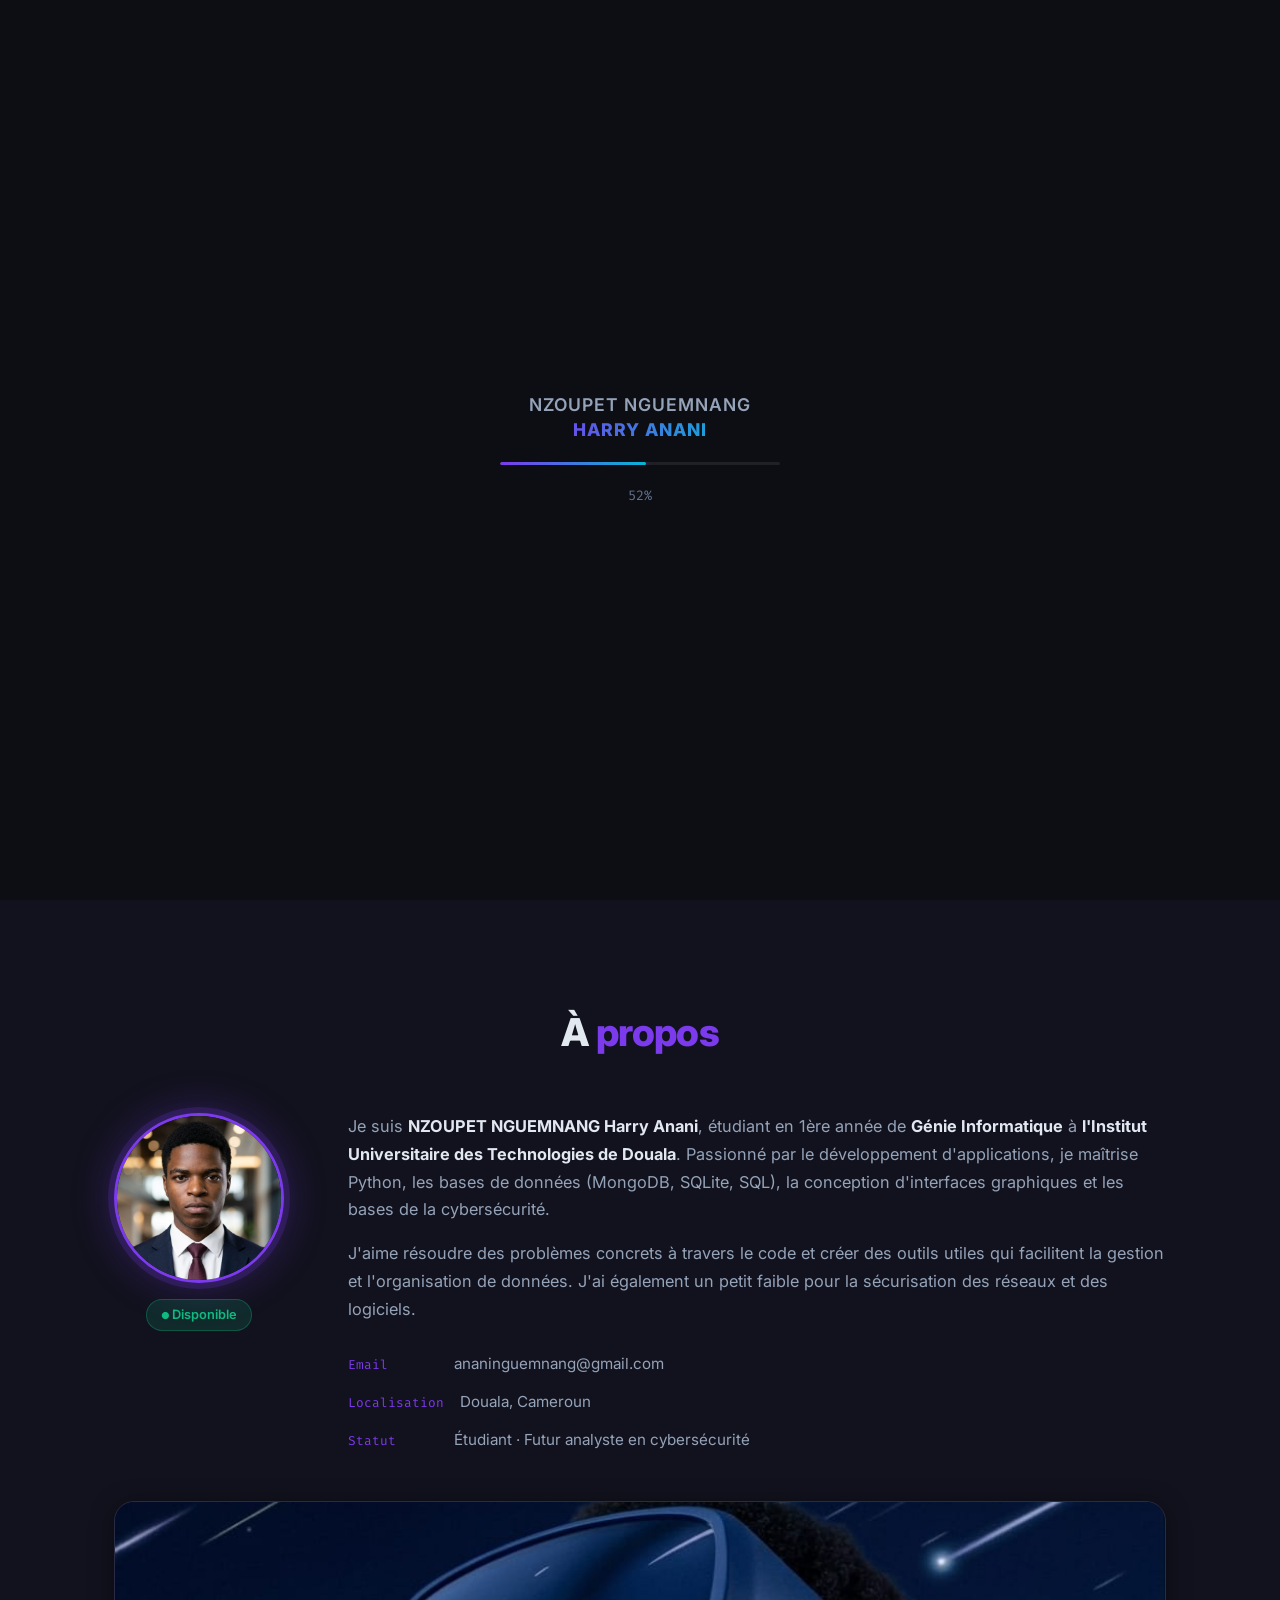
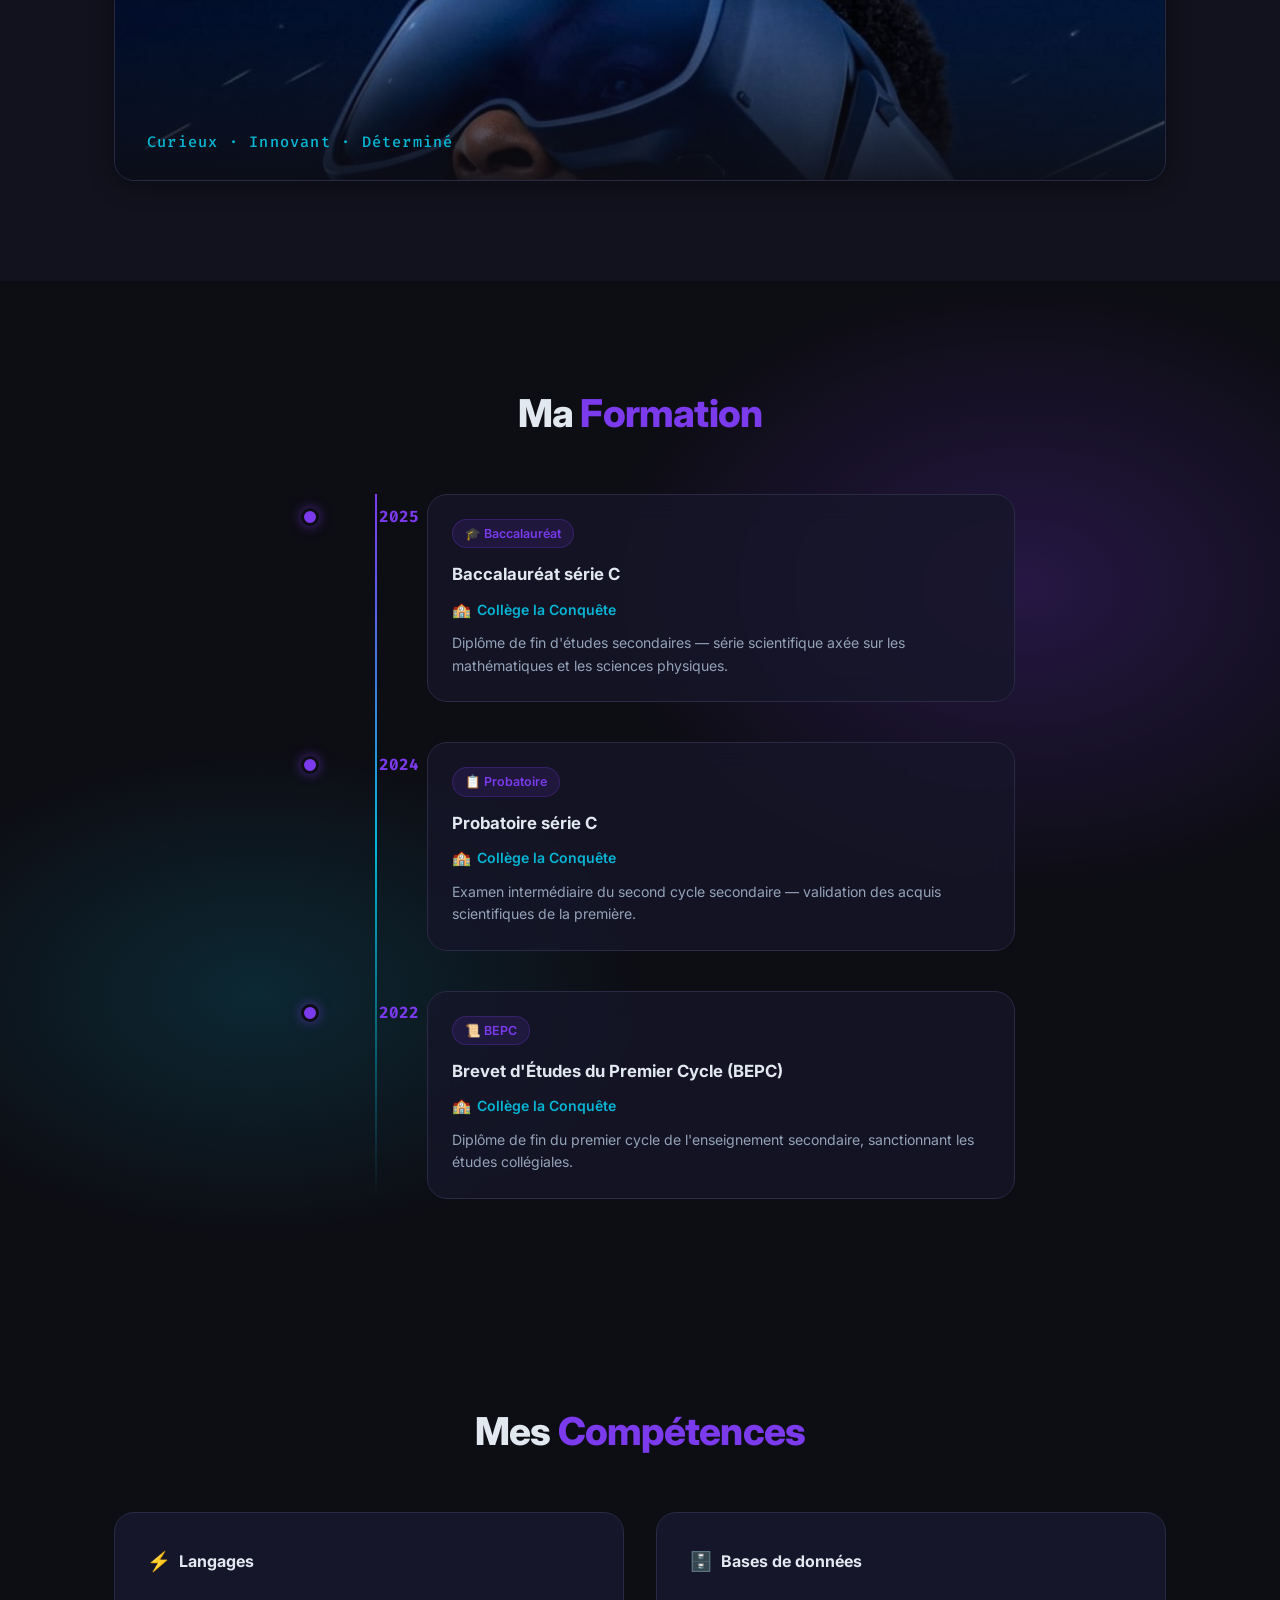
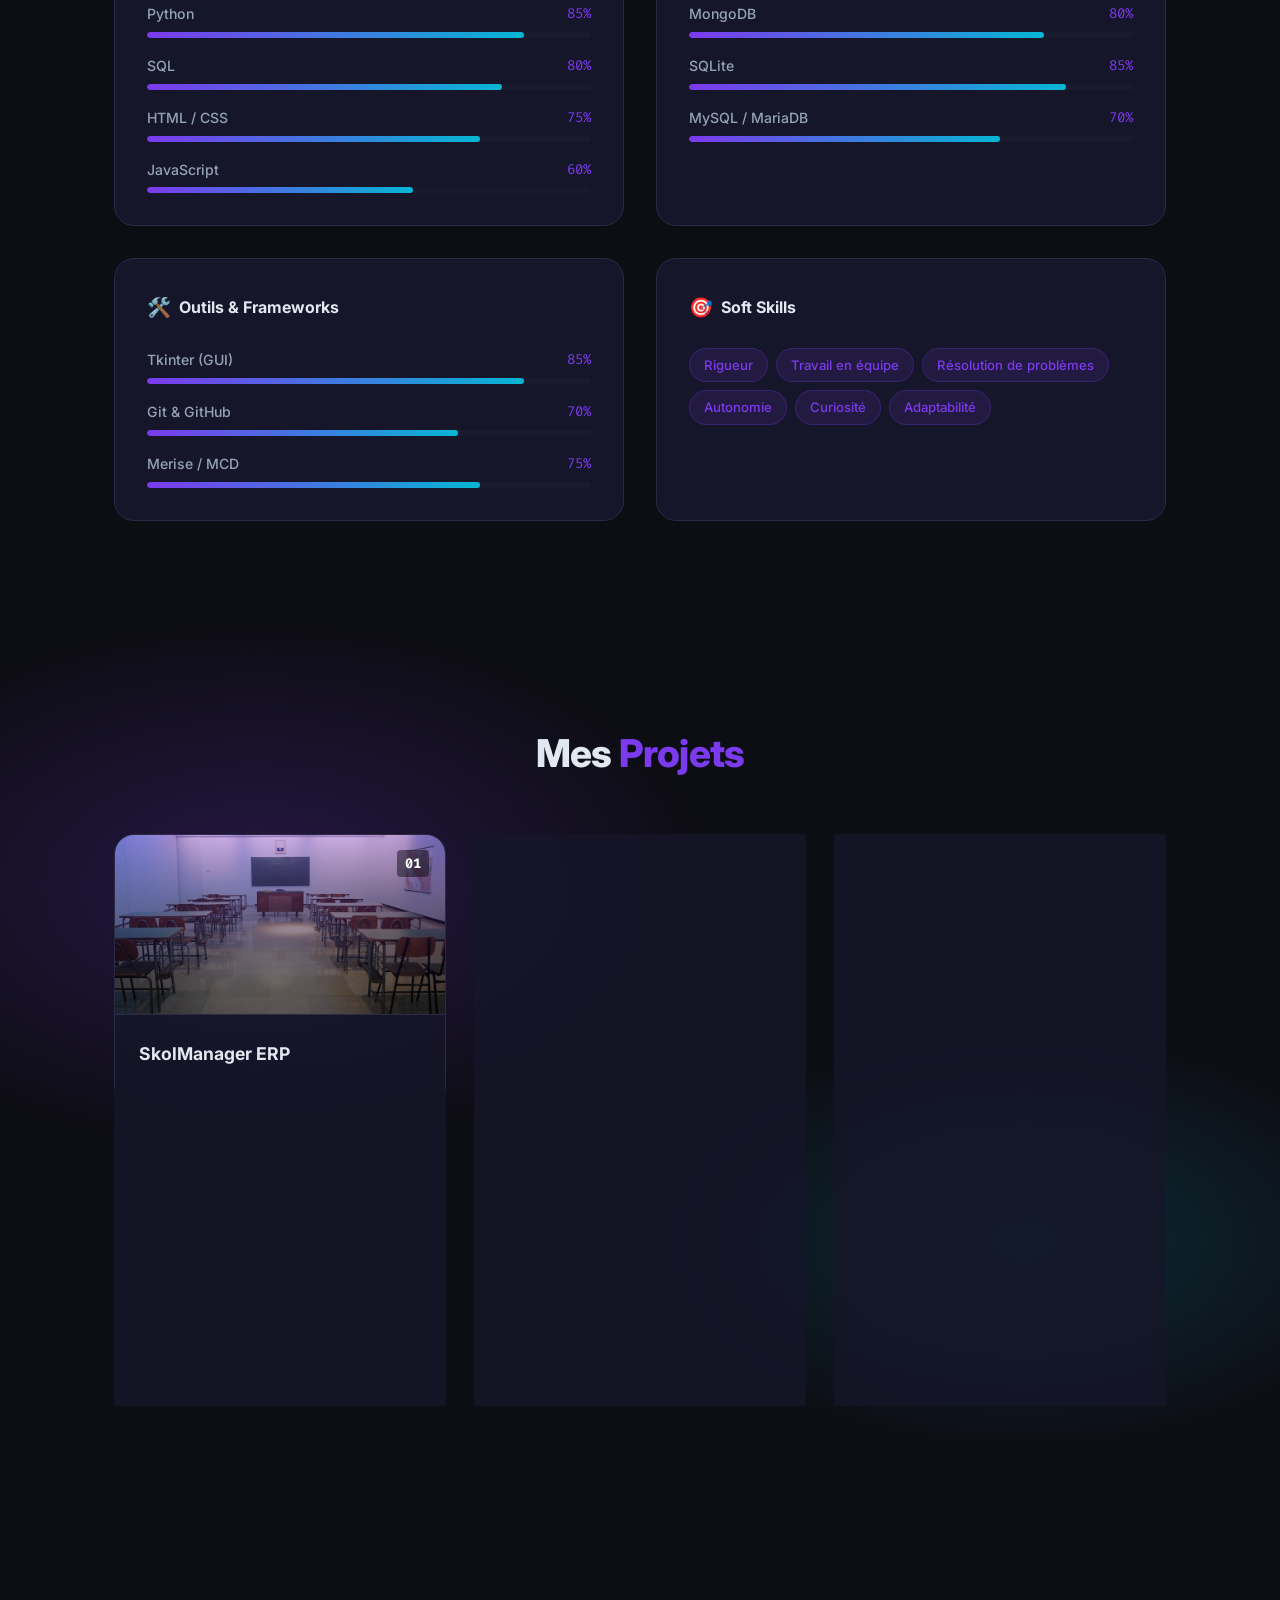
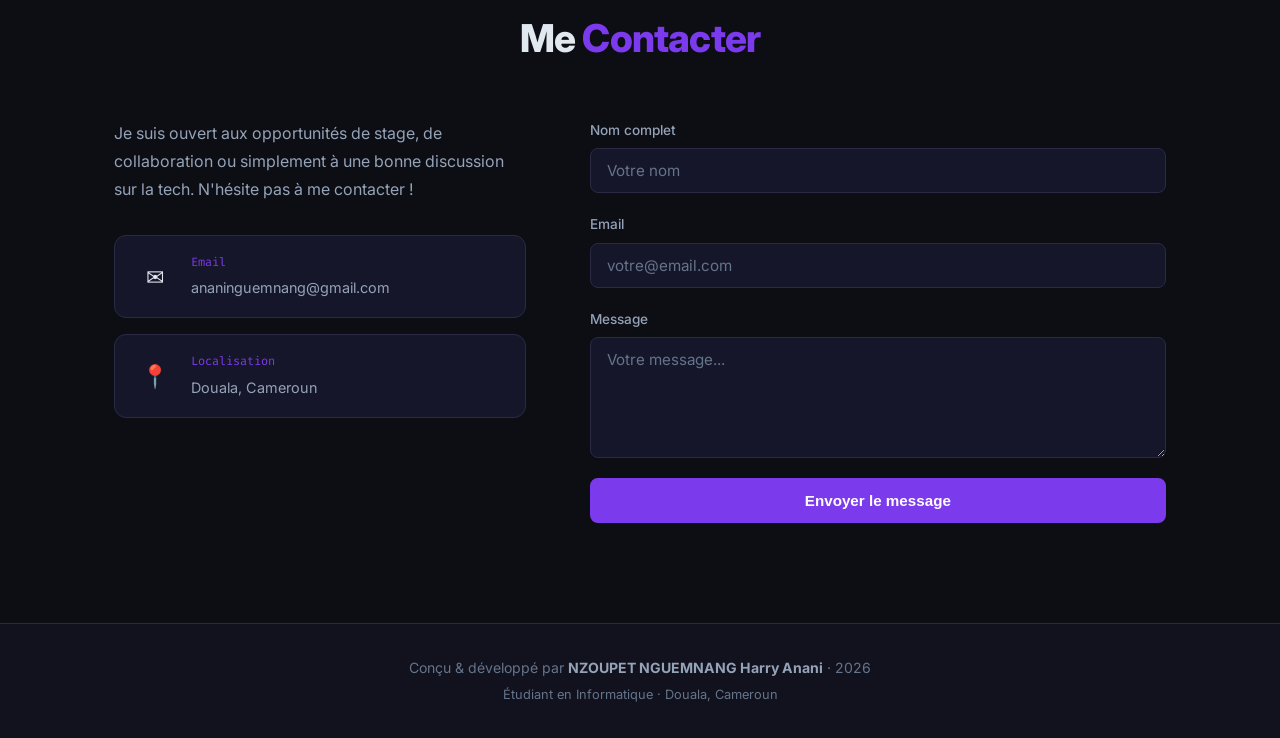
<file: index.html>
<!DOCTYPE html>
<html lang="fr">
<head>
  <meta charset="UTF-8" />
  <meta name="viewport" content="width=device-width, initial-scale=1.0" />
  <title>NZOUPET NGUEMNANG Harry Anani — Portfolio</title>
  <link rel="stylesheet" href="style.css" />
  <link rel="preconnect" href="https://fonts.googleapis.com" />
  <link href="https://fonts.googleapis.com/css2?family=Inter:wght@300;400;500;600;700;800&family=Fira+Code:wght@400;500&display=swap" rel="stylesheet" />
</head>
<body>

  <!-- ── Loader ────────────────────────────────────────────────── -->
  <div id="loader">
    <div class="loader-content">
      <div class="loader-name">NZOUPET NGUEMNANG <span>Harry Anani</span></div>
      <div class="loader-bar-track">
        <div class="loader-bar-fill" id="loaderBar"></div>
      </div>
      <div class="loader-percent" id="loaderPercent">0%</div>
    </div>
  </div>

  <!-- ── Navigation ─────────────────────────────────────────── -->
  <nav id="navbar">
    <div class="nav-container">
      <a href="#hero" class="nav-logo">
        <span class="logo-icon">
          <svg viewBox="0 0 40 40" xmlns="http://www.w3.org/2000/svg">
            <defs>
              <linearGradient id="logoGrad" x1="0%" y1="0%" x2="100%" y2="100%">
                <stop offset="0%" stop-color="#7c3aed"/>
                <stop offset="100%" stop-color="#06b6d4"/>
              </linearGradient>
            </defs>
            <rect x="3" y="3" width="34" height="34" rx="10" fill="url(#logoGrad)" opacity="0.18"/>
            <rect x="3" y="3" width="34" height="34" rx="10" fill="none" stroke="url(#logoGrad)" stroke-width="1.8"/>
            <path d="M13 12 L13 28 M13 12 L21 12 Q26 12 26 17 Q26 22 21 22 L13 22"
                  stroke="url(#logoGrad)" stroke-width="2.8" fill="none"
                  stroke-linecap="round" stroke-linejoin="round"/>
            <circle cx="29" cy="28" r="2" fill="#06b6d4"/>
          </svg>
        </span>
        <span class="logo-text">
          <span class="logo-port">Port</span><span class="logo-folio">folio</span>
        </span>
      </a>
      <ul class="nav-links">
        <li><a href="#about">À propos</a></li>
        <li><a href="#education">Formation</a></li>
        <li><a href="#skills">Compétences</a></li>
        <li><a href="#projects">Projets</a></li>
        <li><a href="#contact">Contact</a></li>
      </ul>
      <button class="nav-toggle" id="navToggle" aria-label="Menu">
        <span></span><span></span><span></span>
      </button>
    </div>
  </nav>

  <!-- ── Hero ───────────────────────────────────────────────── -->
  <section id="hero">
    <!-- Arrière-plan global avec points -->
    <div class="hero-bg">
      <div class="hero-dots"></div>
    </div>

    <div class="hero-inner">

      <!-- Colonne gauche : texte -->
      <div class="hero-content">
        <p class="hero-greeting">Bonjour, je suis</p>
        <h1 class="hero-name">NZOUPET NGUEMNANG<br /><span>Harry Anani</span></h1>
        <p class="hero-title">
          <span class="typed" id="typedText"></span><span class="cursor">|</span>
        </p>
        <p class="hero-desc">
          Étudiant passionné par le développement logiciel, les bases de données,
          la création d'applications robustes et la cybersécurité.
        </p>
        <div class="hero-cta">
          <a href="#projects" class="btn btn-primary">Voir mes projets</a>
          <a href="#contact" class="btn btn-outline">Me contacter</a>
        </div>
      </div>

      <!-- Colonne droite : photo VR -->
      <div class="hero-visual">
        <!-- Halos lumineux -->
        <div class="hero-glow hero-glow-1"></div>
        <div class="hero-glow hero-glow-2"></div>
        <!-- Cadre photo -->
        <div class="hero-img-frame">
          <img src="images/hero-bg.jpg" alt="Harry Anani — Vision tech" class="hero-img" />
          <!-- Overlay dégradé intérieur -->
          <div class="hero-img-overlay"></div>
        </div>
        <!-- Cercles décoratifs -->
        <div class="hero-ring hero-ring-1"></div>
        <div class="hero-ring hero-ring-2"></div>
      </div>

    </div>

    <div class="hero-scroll">
      <span>Défiler</span>
      <div class="scroll-line"></div>
    </div>
  </section>

  <!-- ── À propos ───────────────────────────────────────────── -->
  <section id="about">
    <div class="container">
      <h2 class="section-title">À <span>propos</span></h2>
      <div class="about-grid">
        <div class="about-avatar">
          <div class="avatar-img-wrapper">
            <img src="images/profile.jpg" alt="NZOUPET NGUEMNANG Harry Anani" class="avatar-img" />
          </div>
          <div class="avatar-badge">Disponible</div>
        </div>
        <div class="about-text">
          <p>
            Je suis <strong>NZOUPET NGUEMNANG Harry Anani</strong>, étudiant en
            1ère année de <strong>Génie Informatique</strong> à
            <strong>l'Institut Universitaire des Technologies de Douala</strong>.
            Passionné par le développement d'applications, je maîtrise Python,
            les bases de données (MongoDB, SQLite, SQL), la conception
            d'interfaces graphiques et les bases de la cybersécurité.
          </p>
          <p>
            J'aime résoudre des problèmes concrets à travers le code et créer
            des outils utiles qui facilitent la gestion et l'organisation de
            données. J'ai également un petit faible pour la sécurisation des
            réseaux et des logiciels.
          </p>
          <div class="about-info">
            <div class="info-item">
              <span class="info-label">Email</span>
              <span class="info-value">ananinguemnang@gmail.com</span>
            </div>
            <div class="info-item">
              <span class="info-label">Localisation</span>
              <span class="info-value">Douala, Cameroun</span>
            </div>
            <div class="info-item">
              <span class="info-label">Statut</span>
              <span class="info-value">Étudiant · Futur analyste en cybersécurité</span>
            </div>
          </div>
        </div>
        <div class="about-banner">
          <img src="images/about.jpg" alt="Harry Anani - Passionné de tech" class="about-banner-img" />
          <div class="about-banner-overlay">
            <span>Curieux · Innovant · Déterminé</span>
          </div>
        </div>
      </div>
    </div>
  </section>

  <!-- ── Formation ────────────────────────────────────────────── -->
  <section id="education">
    <div class="container">
      <h2 class="section-title">Ma <span>Formation</span></h2>
      <div class="timeline">

        <div class="timeline-item">
          <div class="timeline-dot"></div>
          <div class="timeline-date">2025</div>
          <div class="timeline-card">
            <div class="timeline-badge">🎓 Baccalauréat</div>
            <h3>Baccalauréat série C</h3>
            <p class="timeline-school">
              <span class="tl-icon">🏫</span> Collège la Conquête
            </p>
            <p class="timeline-desc">
              Diplôme de fin d'études secondaires — série scientifique axée
              sur les mathématiques et les sciences physiques.
            </p>
          </div>
        </div>

        <div class="timeline-item">
          <div class="timeline-dot"></div>
          <div class="timeline-date">2024</div>
          <div class="timeline-card">
            <div class="timeline-badge">📋 Probatoire</div>
            <h3>Probatoire série C</h3>
            <p class="timeline-school">
              <span class="tl-icon">🏫</span> Collège la Conquête
            </p>
            <p class="timeline-desc">
              Examen intermédiaire du second cycle secondaire — validation
              des acquis scientifiques de la première.
            </p>
          </div>
        </div>

        <div class="timeline-item">
          <div class="timeline-dot"></div>
          <div class="timeline-date">2022</div>
          <div class="timeline-card">
            <div class="timeline-badge">📜 BEPC</div>
            <h3>Brevet d'Études du Premier Cycle (BEPC)</h3>
            <p class="timeline-school">
              <span class="tl-icon">🏫</span> Collège la Conquête
            </p>
            <p class="timeline-desc">
              Diplôme de fin du premier cycle de l'enseignement secondaire,
              sanctionnant les études collégiales.
            </p>
          </div>
        </div>

      </div>
    </div>
  </section>

  <!-- ── Compétences ────────────────────────────────────────── -->
  <section id="skills">
    <div class="container">
      <h2 class="section-title">Mes <span>Compétences</span></h2>
      <div class="skills-grid">

        <div class="skill-category">
          <h3><span class="cat-icon">⚡</span> Langages</h3>
          <div class="skill-list">
            <div class="skill-item">
              <div class="skill-header"><span>Python</span><span>85%</span></div>
              <div class="skill-bar"><div class="skill-fill" data-width="85"></div></div>
            </div>
            <div class="skill-item">
              <div class="skill-header"><span>SQL</span><span>80%</span></div>
              <div class="skill-bar"><div class="skill-fill" data-width="80"></div></div>
            </div>
            <div class="skill-item">
              <div class="skill-header"><span>HTML / CSS</span><span>75%</span></div>
              <div class="skill-bar"><div class="skill-fill" data-width="75"></div></div>
            </div>
            <div class="skill-item">
              <div class="skill-header"><span>JavaScript</span><span>60%</span></div>
              <div class="skill-bar"><div class="skill-fill" data-width="60"></div></div>
            </div>
          </div>
        </div>

        <div class="skill-category">
          <h3><span class="cat-icon">🗄️</span> Bases de données</h3>
          <div class="skill-list">
            <div class="skill-item">
              <div class="skill-header"><span>MongoDB</span><span>80%</span></div>
              <div class="skill-bar"><div class="skill-fill" data-width="80"></div></div>
            </div>
            <div class="skill-item">
              <div class="skill-header"><span>SQLite</span><span>85%</span></div>
              <div class="skill-bar"><div class="skill-fill" data-width="85"></div></div>
            </div>
            <div class="skill-item">
              <div class="skill-header"><span>MySQL / MariaDB</span><span>70%</span></div>
              <div class="skill-bar"><div class="skill-fill" data-width="70"></div></div>
            </div>
          </div>
        </div>

        <div class="skill-category">
          <h3><span class="cat-icon">🛠️</span> Outils &amp; Frameworks</h3>
          <div class="skill-list">
            <div class="skill-item">
              <div class="skill-header"><span>Tkinter (GUI)</span><span>85%</span></div>
              <div class="skill-bar"><div class="skill-fill" data-width="85"></div></div>
            </div>
            <div class="skill-item">
              <div class="skill-header"><span>Git &amp; GitHub</span><span>70%</span></div>
              <div class="skill-bar"><div class="skill-fill" data-width="70"></div></div>
            </div>
            <div class="skill-item">
              <div class="skill-header"><span>Merise / MCD</span><span>75%</span></div>
              <div class="skill-bar"><div class="skill-fill" data-width="75"></div></div>
            </div>
          </div>
        </div>

        <div class="skill-category">
          <h3><span class="cat-icon">🎯</span> Soft Skills</h3>
          <div class="tags-list">
            <span class="tag">Rigueur</span>
            <span class="tag">Travail en équipe</span>
            <span class="tag">Résolution de problèmes</span>
            <span class="tag">Autonomie</span>
            <span class="tag">Curiosité</span>
            <span class="tag">Adaptabilité</span>
          </div>
        </div>

      </div>
    </div>
  </section>

  <!-- ── Projets ────────────────────────────────────────────── -->
  <section id="projects">
    <div class="container">
      <h2 class="section-title">Mes <span>Projets</span></h2>
      <div class="projects-grid">

        <article class="project-card">
          <div class="project-header" style="--accent: #7c3aed;">
            <img src="images/project-erp.jpg" alt="SkolManager ERP" class="project-img">
            <div class="project-num">01</div>
          </div>
          <div class="project-body">
            <h3>SkolManager ERP</h3>
            <p>
              Système ERP complet de gestion scolaire : inscriptions, emplois
              du temps, paiements des frais et bulletins de notes. Architecture
              modulaire avec tableau de bord administrateur.
            </p>
            <div class="project-tech">
              <span>Python</span>
              <span>Django</span>
              <span>PostgreSQL</span>
              <span>Bootstrap</span>
            </div>
            <div class="project-features">
              <div class="feature">✓ Gestion inscriptions &amp; scolarités</div>
              <div class="feature">✓ Génération automatique de bulletins</div>
              <div class="feature">✓ Tableau de bord statistique</div>
            </div>
          </div>
        </article>

        <article class="project-card">
          <div class="project-header" style="--accent: #06b6d4;">
            <img src="images/project-resto.jpg" alt="RestauPro" class="project-img">
            <div class="project-num">02</div>
          </div>
          <div class="project-body">
            <h3>RestauPro</h3>
            <p>
              Application web de gestion de restaurant : commandes en salle,
              gestion des tables, stock de cuisine et caisse enregistreuse
              numérique. Interface tactile optimisée.
            </p>
            <div class="project-tech">
              <span>Python</span>
              <span>Django</span>
              <span>SQLite</span>
              <span>ReportLab</span>
            </div>
            <div class="project-features">
              <div class="feature">✓ Prise de commande par table</div>
              <div class="feature">✓ Gestion stock &amp; alertes rupture</div>
              <div class="feature">✓ Génération de reçus PDF</div>
            </div>
          </div>
        </article>

        <article class="project-card">
          <div class="project-header" style="--accent: #f59e0b;">
            <img src="images/project-cinema.jpg" alt="CineBook" class="project-img">
            <div class="project-num">03</div>
          </div>
          <div class="project-body">
            <h3>CineBook</h3>
            <p>
              Plateforme web de réservation de places de cinéma en ligne :
              sélection de séances, choix de sièges interactif, paiement
              et envoi automatique de billets par e-mail.
            </p>
            <div class="project-tech">
              <span>HTML/CSS</span>
              <span>JavaScript</span>
              <span>PHP</span>
              <span>MySQL</span>
            </div>
            <div class="project-features">
              <div class="feature">✓ Plan de salle interactif</div>
              <div class="feature">✓ Réservation &amp; paiement en ligne</div>
              <div class="feature">✓ Envoi de billets par e-mail</div>
            </div>
          </div>
        </article>

      </div>
    </div>
  </section>

  <!-- ── Contact ────────────────────────────────────────────── -->
  <section id="contact">
    <div class="container">
      <h2 class="section-title">Me <span>Contacter</span></h2>
      <div class="contact-wrapper">
        <div class="contact-info">
          <p class="contact-intro">
            Je suis ouvert aux opportunités de stage, de collaboration ou
            simplement à une bonne discussion sur la tech. N'hésite pas à me
            contacter !
          </p>
          <div class="contact-links">
            <a href="mailto:ananinguemnang@gmail.com" class="contact-link">
              <span class="contact-link-icon">✉</span>
              <div>
                <span class="contact-link-label">Email</span>
                <span class="contact-link-value">ananinguemnang@gmail.com</span>
              </div>
            </a>
            <div class="contact-link">
              <span class="contact-link-icon">📍</span>
              <div>
                <span class="contact-link-label">Localisation</span>
                <span class="contact-link-value">Douala, Cameroun</span>
              </div>
            </div>
          </div>
        </div>
        <form class="contact-form" id="contactForm">
          <div class="form-group">
            <label for="name">Nom complet</label>
            <input type="text" id="name" placeholder="Votre nom" required />
          </div>
          <div class="form-group">
            <label for="email">Email</label>
            <input type="email" id="email" placeholder="votre@email.com" required />
          </div>
          <div class="form-group">
            <label for="message">Message</label>
            <textarea id="message" rows="5" placeholder="Votre message..." required></textarea>
          </div>
          <button type="submit" class="btn btn-primary btn-full">
            Envoyer le message
          </button>
        </form>
      </div>
    </div>
  </section>

  <!-- ── Footer ─────────────────────────────────────────────── -->
  <footer>
    <div class="container">
      <p>
        Conçu &amp; développé par
        <strong>NZOUPET NGUEMNANG Harry Anani</strong> · 2026
      </p>
      <p class="footer-sub">Étudiant en Informatique · Douala, Cameroun</p>
    </div>
  </footer>

  <!-- ── Bouton WhatsApp flottant ─────────────────────────────── -->
  <a href="https://wa.me/237658178838?text=Bonjour%20Harry%20Anani%2C%20j%27ai%20vu%20votre%20portfolio%20et%20je%20souhaite%20vous%20contacter."
     class="whatsapp-float" target="_blank" rel="noopener" aria-label="Écrire sur WhatsApp">
    <svg viewBox="0 0 24 24" fill="currentColor" class="wa-icon">
      <path d="M17.472 14.382c-.297-.149-1.758-.867-2.03-.967-.273-.099-.471-.148-.67.15-.197.297-.767.966-.94 1.164-.173.199-.347.223-.644.075-.297-.15-1.255-.463-2.39-1.475-.883-.788-1.48-1.761-1.653-2.059-.173-.297-.018-.458.13-.606.134-.133.298-.347.446-.52.149-.174.198-.298.298-.497.099-.198.05-.371-.025-.52-.075-.149-.669-1.612-.916-2.207-.242-.579-.487-.5-.669-.51-.173-.008-.371-.01-.57-.01-.198 0-.52.074-.792.372-.272.297-1.04 1.016-1.04 2.479 0 1.462 1.065 2.875 1.213 3.074.149.198 2.096 3.2 5.077 4.487.709.306 1.262.489 1.694.625.712.227 1.36.195 1.871.118.571-.085 1.758-.719 2.006-1.413.248-.694.248-1.289.173-1.413-.074-.124-.272-.198-.57-.347m-5.421 7.403h-.004a9.87 9.87 0 01-5.031-1.378l-.361-.214-3.741.982.998-3.648-.235-.374a9.86 9.86 0 01-1.51-5.26c.001-5.45 4.436-9.884 9.888-9.884 2.64 0 5.122 1.03 6.988 2.898a9.825 9.825 0 012.893 6.994c-.003 5.45-4.437 9.884-9.885 9.884m8.413-18.297A11.815 11.815 0 0012.05 0C5.495 0 .16 5.335.157 11.892c0 2.096.547 4.142 1.588 5.945L.057 24l6.305-1.654a11.882 11.882 0 005.683 1.448h.005c6.554 0 11.89-5.335 11.893-11.893a11.821 11.821 0 00-3.48-8.413z"/>
    </svg>
    <span class="wa-tooltip">Écrire sur WhatsApp</span>
  </a>

  <script src="script.js"></script>
</body>
</html>
</file>
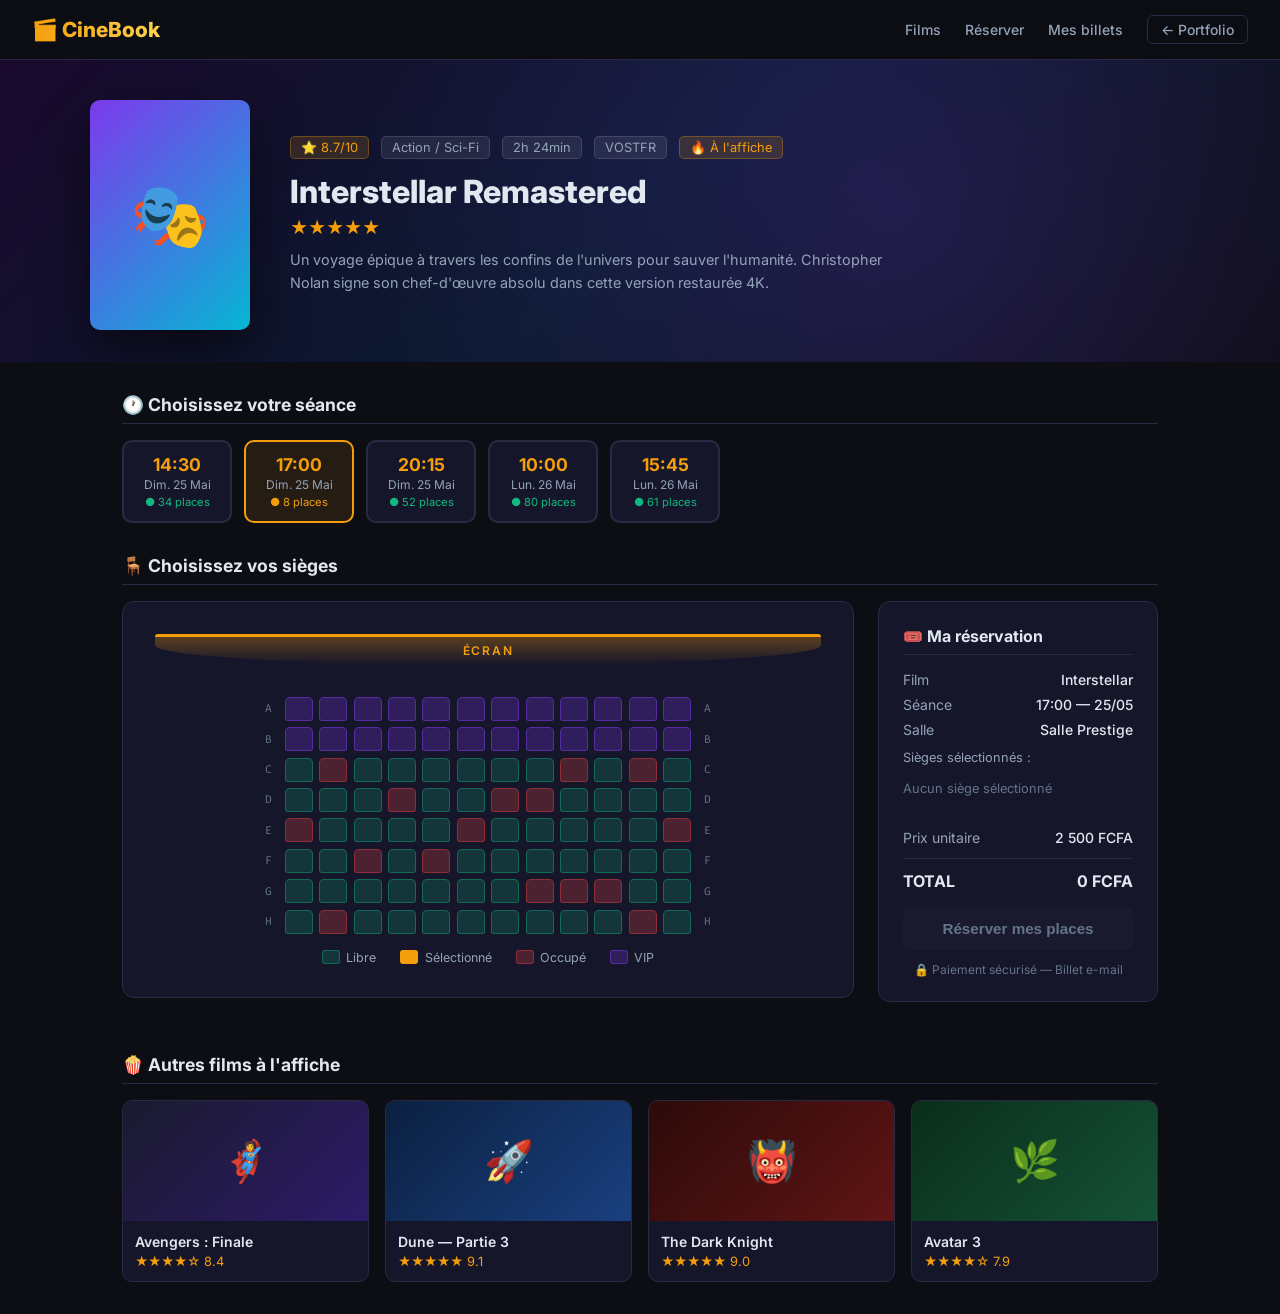
<file: pages/cinebook.html>
<!DOCTYPE html>
<html lang="fr">
<head>
  <meta charset="UTF-8">
  <meta name="viewport" content="width=device-width, initial-scale=1.0">
  <title>CineBook — Réservation de places</title>
  <link href="https://fonts.googleapis.com/css2?family=Inter:wght@400;500;600;700;800&family=Fira+Code:wght@500&display=swap" rel="stylesheet">
  <style>
    :root{
      --bg:#0d0d14;--bg2:#12121e;--bg3:#1a1a2e;--card:#16162a;
      --border:#2a2a45;--gold:#f59e0b;--cyan:#06b6d4;--violet:#7c3aed;
      --green:#10b981;--red:#ef4444;--text:#e2e8f0;--text2:#94a3b8;--text3:#64748b;
    }
    *,*::before,*::after{box-sizing:border-box;margin:0;padding:0}
    body{font-family:'Inter',sans-serif;background:var(--bg);color:var(--text);min-height:100vh}

    /* NAV */
    nav{background:rgba(13,13,20,.95);backdrop-filter:blur(10px);border-bottom:1px solid var(--border);padding:0 2rem;display:flex;align-items:center;justify-content:space-between;height:60px;position:sticky;top:0;z-index:100}
    .logo{font-size:1.3rem;font-weight:800;background:linear-gradient(90deg,var(--gold),#fcd34d);-webkit-background-clip:text;-webkit-text-fill-color:transparent}
    .nav-links{display:flex;gap:1.5rem;align-items:center}
    .nav-links a{color:var(--text2);text-decoration:none;font-size:.875rem;font-weight:500;transition:.2s}
    .nav-links a:hover{color:var(--text)}
    .nav-cta{background:var(--gold);color:#0d0d14;padding:.4rem 1rem;border-radius:7px;font-weight:700;font-size:.85rem;text-decoration:none;transition:.2s}
    .nav-cta:hover{background:#fbbf24}
    .back-btn{color:var(--text2);text-decoration:none;font-size:.82rem;border:1px solid var(--border);padding:.3rem .8rem;border-radius:6px;transition:.2s}
    .back-btn:hover{border-color:var(--gold);color:var(--gold)}

    /* HERO du film */
    .movie-hero{position:relative;background:linear-gradient(135deg,#1a0a2e,#0a1a2e,#0d0d14);padding:2.5rem 2rem 2rem;overflow:hidden}
    .movie-hero::before{content:'';position:absolute;inset:0;background:radial-gradient(circle at 70% 50%,rgba(124,58,237,.2),transparent 60%)}
    .movie-inner{max-width:1100px;margin:0 auto;display:grid;grid-template-columns:auto 1fr;gap:2.5rem;align-items:center;position:relative}
    .poster{width:160px;height:230px;border-radius:10px;object-fit:cover;box-shadow:0 20px 50px rgba(0,0,0,.6);background:linear-gradient(135deg,#7c3aed,#06b6d4);display:flex;align-items:center;justify-content:center;font-size:4rem;flex-shrink:0}
    .movie-info h1{font-size:2rem;font-weight:800;margin-bottom:.4rem}
    .movie-meta{display:flex;gap:.75rem;flex-wrap:wrap;margin-bottom:.8rem}
    .meta-tag{background:rgba(255,255,255,.08);border:1px solid rgba(255,255,255,.12);padding:3px 10px;border-radius:5px;font-size:.8rem;color:var(--text2)}
    .meta-tag.gold{background:rgba(245,158,11,.15);border-color:rgba(245,158,11,.3);color:var(--gold)}
    .stars{color:var(--gold);font-size:1.1rem;margin-bottom:.6rem}
    .movie-desc{color:var(--text2);font-size:.9rem;line-height:1.6;max-width:600px}

    /* Séances */
    .section{max-width:1100px;margin:2rem auto;padding:0 2rem}
    .section-title{font-size:1.1rem;font-weight:700;margin-bottom:1rem;padding-bottom:.5rem;border-bottom:1px solid var(--border)}
    .seances-grid{display:flex;gap:.75rem;flex-wrap:wrap;margin-bottom:2rem}
    .seance-btn{background:var(--card);border:2px solid var(--border);border-radius:10px;padding:.75rem 1.2rem;cursor:pointer;transition:.2s;text-align:center;min-width:110px}
    .seance-btn:hover{border-color:var(--gold)}
    .seance-btn.selected{border-color:var(--gold);background:rgba(245,158,11,.1)}
    .seance-heure{font-size:1.1rem;font-weight:700;color:var(--gold)}
    .seance-date{font-size:.75rem;color:var(--text2);margin-top:2px}
    .seance-dispo{font-size:.7rem;color:var(--green);margin-top:3px}
    .seance-dispo.few{color:var(--gold)}

    /* Salle */
    .salle-wrapper{background:var(--card);border:1px solid var(--border);border-radius:12px;padding:2rem;margin-bottom:1.5rem}
    .screen{background:linear-gradient(to bottom,rgba(245,158,11,.3),transparent);border-top:3px solid var(--gold);border-radius:3px 3px 50% 50%/3px 3px 20px 20px;text-align:center;padding:.4rem;margin-bottom:2rem;font-size:.75rem;color:var(--gold);letter-spacing:.15em;text-transform:uppercase;font-weight:600}
    .salle-grid{display:flex;flex-direction:column;gap:.4rem;align-items:center}
    .rangee{display:flex;gap:.4rem;align-items:center}
    .rangee-label{width:20px;text-align:center;font-size:.7rem;color:var(--text3);font-family:'Fira Code',monospace;flex-shrink:0}
    .siege{width:28px;height:24px;border-radius:5px 5px 3px 3px;cursor:pointer;transition:.15s;border:1px solid transparent}
    .siege.libre{background:rgba(16,185,129,.2);border-color:rgba(16,185,129,.4)}
    .siege.libre:hover{background:rgba(245,158,11,.4);border-color:var(--gold);transform:scale(1.15)}
    .siege.pris{background:rgba(239,68,68,.25);border-color:rgba(239,68,68,.4);cursor:not-allowed}
    .siege.selected{background:var(--gold);border-color:#fbbf24}
    .siege.vip{background:rgba(124,58,237,.25);border-color:rgba(124,58,237,.5)}
    .siege.vip.libre:hover{background:rgba(245,158,11,.5)}
    .siege.vip.selected{background:var(--violet);border-color:#a855f7}

    /* Légende */
    .legende{display:flex;gap:1.5rem;margin-top:1rem;justify-content:center;flex-wrap:wrap}
    .leg-item{display:flex;align-items:center;gap:.4rem;font-size:.78rem;color:var(--text2)}
    .leg-color{width:18px;height:14px;border-radius:3px}

    /* Récap */
    .recap{background:var(--card);border:1px solid var(--border);border-radius:12px;padding:1.5rem;position:sticky;top:70px}
    .recap h3{font-size:1rem;font-weight:700;margin-bottom:1rem;padding-bottom:.5rem;border-bottom:1px solid var(--border)}
    .recap-row{display:flex;justify-content:space-between;font-size:.875rem;margin-bottom:.5rem;color:var(--text2)}
    .recap-row span:last-child{color:var(--text);font-weight:500}
    .recap-total{display:flex;justify-content:space-between;font-weight:700;font-size:1rem;margin-top:.75rem;padding-top:.75rem;border-top:1px solid var(--border)}
    .btn-reserver{width:100%;padding:.8rem;background:var(--gold);color:#0d0d14;border:none;border-radius:8px;font-weight:700;font-size:.95rem;cursor:pointer;margin-top:1rem;transition:.2s}
    .btn-reserver:hover{background:#fbbf24;transform:translateY(-1px)}
    .btn-reserver:disabled{background:var(--bg3);color:var(--text3);cursor:not-allowed;transform:none}
    .siege-selected-list{margin-top:.75rem;min-height:40px}
    .siege-tag{display:inline-block;background:rgba(245,158,11,.15);border:1px solid rgba(245,158,11,.3);color:var(--gold);padding:2px 8px;border-radius:4px;font-size:.78rem;margin:2px;font-family:'Fira Code',monospace}

    /* Layout 2 cols */
    .booking-layout{display:grid;grid-template-columns:1fr 280px;gap:1.5rem;align-items:start}

    /* Films suggérés */
    .films-grid{display:grid;grid-template-columns:repeat(4,1fr);gap:1rem}
    .film-card{background:var(--card);border:1px solid var(--border);border-radius:10px;overflow:hidden;cursor:pointer;transition:.2s}
    .film-card:hover{transform:translateY(-4px);box-shadow:0 10px 30px rgba(0,0,0,.4);border-color:rgba(245,158,11,.3)}
    .film-cover{height:120px;display:flex;align-items:center;justify-content:center;font-size:2.5rem}
    .film-info{padding:.75rem}
    .film-titre{font-size:.875rem;font-weight:600;margin-bottom:.25rem}
    .film-note{color:var(--gold);font-size:.8rem}

    /* Toast */
    .toast{position:fixed;bottom:2rem;right:2rem;background:var(--green);color:#fff;padding:1rem 1.5rem;border-radius:10px;font-weight:600;font-size:.9rem;transform:translateY(100px);opacity:0;transition:.4s;z-index:999;display:flex;align-items:center;gap:.5rem}
    .toast.show{transform:translateY(0);opacity:1}
  </style>
</head>
<body>

<nav>
  <span class="logo">🎬 CineBook</span>
  <div class="nav-links">
    <a href="#films">Films</a>
    <a href="#booking">Réserver</a>
    <a href="#">Mes billets</a>
    <a href="../index.html" class="back-btn">← Portfolio</a>
  </div>
</nav>

<!-- Hero film -->
<div class="movie-hero">
  <div class="movie-inner">
    <div class="poster">🎭</div>
    <div class="movie-info">
      <div class="movie-meta">
        <span class="meta-tag gold">⭐ 8.7/10</span>
        <span class="meta-tag">Action / Sci-Fi</span>
        <span class="meta-tag">2h 24min</span>
        <span class="meta-tag">VOSTFR</span>
        <span class="meta-tag gold">🔥 À l'affiche</span>
      </div>
      <h1>Interstellar Remastered</h1>
      <div class="stars">★★★★★</div>
      <p class="movie-desc">Un voyage épique à travers les confins de l'univers pour sauver l'humanité. Christopher Nolan signe son chef-d'œuvre absolu dans cette version restaurée 4K.</p>
    </div>
  </div>
</div>

<!-- Booking -->
<div class="section" id="booking">
  <div class="section-title">🕐 Choisissez votre séance</div>
  <div class="seances-grid">
    <div class="seance-btn" onclick="selectSeance(this,'14:30')">
      <div class="seance-heure">14:30</div>
      <div class="seance-date">Dim. 25 Mai</div>
      <div class="seance-dispo">● 34 places</div>
    </div>
    <div class="seance-btn selected" onclick="selectSeance(this,'17:00')">
      <div class="seance-heure">17:00</div>
      <div class="seance-date">Dim. 25 Mai</div>
      <div class="seance-dispo few">● 8 places</div>
    </div>
    <div class="seance-btn" onclick="selectSeance(this,'20:15')">
      <div class="seance-heure">20:15</div>
      <div class="seance-date">Dim. 25 Mai</div>
      <div class="seance-dispo">● 52 places</div>
    </div>
    <div class="seance-btn" onclick="selectSeance(this,'10:00')">
      <div class="seance-heure">10:00</div>
      <div class="seance-date">Lun. 26 Mai</div>
      <div class="seance-dispo">● 80 places</div>
    </div>
    <div class="seance-btn" onclick="selectSeance(this,'15:45')">
      <div class="seance-heure">15:45</div>
      <div class="seance-date">Lun. 26 Mai</div>
      <div class="seance-dispo">● 61 places</div>
    </div>
  </div>

  <div class="section-title">🪑 Choisissez vos sièges</div>
  <div class="booking-layout">
    <!-- Plan de salle -->
    <div class="salle-wrapper">
      <div class="screen">ÉCRAN</div>
      <div class="salle-grid" id="salleGrid"></div>
      <div class="legende">
        <div class="leg-item"><div class="leg-color" style="background:rgba(16,185,129,.2);border:1px solid rgba(16,185,129,.4);border-radius:3px"></div> Libre</div>
        <div class="leg-item"><div class="leg-color" style="background:var(--gold);border-radius:3px"></div> Sélectionné</div>
        <div class="leg-item"><div class="leg-color" style="background:rgba(239,68,68,.25);border:1px solid rgba(239,68,68,.4);border-radius:3px"></div> Occupé</div>
        <div class="leg-item"><div class="leg-color" style="background:rgba(124,58,237,.25);border:1px solid rgba(124,58,237,.5);border-radius:3px"></div> VIP</div>
      </div>
    </div>

    <!-- Récap -->
    <div class="recap">
      <h3>🎟️ Ma réservation</h3>
      <div class="recap-row"><span>Film</span><span>Interstellar</span></div>
      <div class="recap-row"><span>Séance</span><span id="recapSeance">17:00 — 25/05</span></div>
      <div class="recap-row"><span>Salle</span><span>Salle Prestige</span></div>
      <div style="margin-top:.75rem;font-size:.8rem;color:var(--text2);margin-bottom:.3rem">Sièges sélectionnés :</div>
      <div class="siege-selected-list" id="siegeList"><span style="color:var(--text3);font-size:.8rem">Aucun siège sélectionné</span></div>
      <div class="recap-row" style="margin-top:.75rem"><span>Prix unitaire</span><span id="prixUnit">2 500 FCFA</span></div>
      <div class="recap-total"><span>TOTAL</span><span id="totalPrix">0 FCFA</span></div>
      <button class="btn-reserver" id="btnReserver" disabled onclick="reserver()">Réserver mes places</button>
      <div style="margin-top:.75rem;font-size:.75rem;color:var(--text3);text-align:center">🔒 Paiement sécurisé — Billet e-mail</div>
    </div>
  </div>
</div>

<!-- Films à l'affiche -->
<div class="section" id="films">
  <div class="section-title">🍿 Autres films à l'affiche</div>
  <div class="films-grid">
    <div class="film-card"><div class="film-cover" style="background:linear-gradient(135deg,#1a1a2e,#2d1b69)">🦸</div><div class="film-info"><div class="film-titre">Avengers : Finale</div><div class="film-note">★★★★☆ 8.4</div></div></div>
    <div class="film-card"><div class="film-cover" style="background:linear-gradient(135deg,#0a2040,#1a4080)">🚀</div><div class="film-info"><div class="film-titre">Dune — Partie 3</div><div class="film-note">★★★★★ 9.1</div></div></div>
    <div class="film-card"><div class="film-cover" style="background:linear-gradient(135deg,#2d0a0a,#601515)">👹</div><div class="film-info"><div class="film-titre">The Dark Knight</div><div class="film-note">★★★★★ 9.0</div></div></div>
    <div class="film-card"><div class="film-cover" style="background:linear-gradient(135deg,#0a2e1a,#155235)">🌿</div><div class="film-info"><div class="film-titre">Avatar 3</div><div class="film-note">★★★★☆ 7.9</div></div></div>
  </div>
</div>

<!-- Toast -->
<div class="toast" id="toast">✅ Réservation confirmée ! Billet envoyé par e-mail.</div>

<script>
// ── Plan de salle ──────────────────────────────────────────────
const rangees = ['A','B','C','D','E','F','G','H'];
const siegesParRangee = 12;
const vipRangees = ['A','B'];
const pris = {A:[3,7],B:[5,6,10],C:[2,9,11],D:[4,7,8],E:[1,6,12],F:[3,5],G:[8,9,10],H:[2,11]};
let selected = [];
const PRIX = 2500;

function buildSalle(){
  const grid = document.getElementById('salleGrid');
  grid.innerHTML = '';
  rangees.forEach(r=>{
    const row = document.createElement('div');
    row.className='rangee';
    const lbl = document.createElement('div');
    lbl.className='rangee-label'; lbl.textContent=r;
    row.appendChild(lbl);
    for(let s=1;s<=siegesParRangee;s++){
      const el=document.createElement('div');
      const isVip=vipRangees.includes(r);
      const isPris=(pris[r]||[]).includes(s);
      el.className='siege '+(isVip?'vip ':'')+(isPris?'pris':'libre');
      el.title=`${r}${s}${isVip?' (VIP)':''}`;
      if(!isPris) el.onclick=()=>toggleSiege(el,r,s,isVip);
      row.appendChild(el);
    }
    const lbl2=lbl.cloneNode(true);
    row.appendChild(lbl2);
    grid.appendChild(row);
  });
}

function toggleSiege(el,r,s,isVip){
  const id=`${r}${s}`;
  if(selected.includes(id)){
    selected=selected.filter(x=>x!==id);
    el.classList.remove('selected');
    el.classList.add('libre');
  } else {
    if(selected.length>=6){alert('Maximum 6 sièges par réservation.');return;}
    selected.push(id);
    el.classList.remove('libre');
    el.classList.add('selected');
  }
  updateRecap();
}

function updateRecap(){
  const list=document.getElementById('siegeList');
  const total=document.getElementById('totalPrix');
  const btn=document.getElementById('btnReserver');
  if(selected.length===0){
    list.innerHTML='<span style="color:var(--text3);font-size:.8rem">Aucun siège sélectionné</span>';
    total.textContent='0 FCFA';
    btn.disabled=true;
  } else {
    list.innerHTML=selected.map(s=>`<span class="siege-tag">${s}</span>`).join('');
    total.textContent=(selected.length*PRIX).toLocaleString('fr-FR')+' FCFA';
    btn.disabled=false;
  }
}

function selectSeance(el,h){
  document.querySelectorAll('.seance-btn').forEach(b=>b.classList.remove('selected'));
  el.classList.add('selected');
  document.getElementById('recapSeance').textContent=h+' — 25/05';
}

function reserver(){
  const toast=document.getElementById('toast');
  toast.classList.add('show');
  setTimeout(()=>toast.classList.remove('show'),4000);
  selected=[];
  updateRecap();
  buildSalle();
}

buildSalle();
</script>
</body>
</html>
</file>
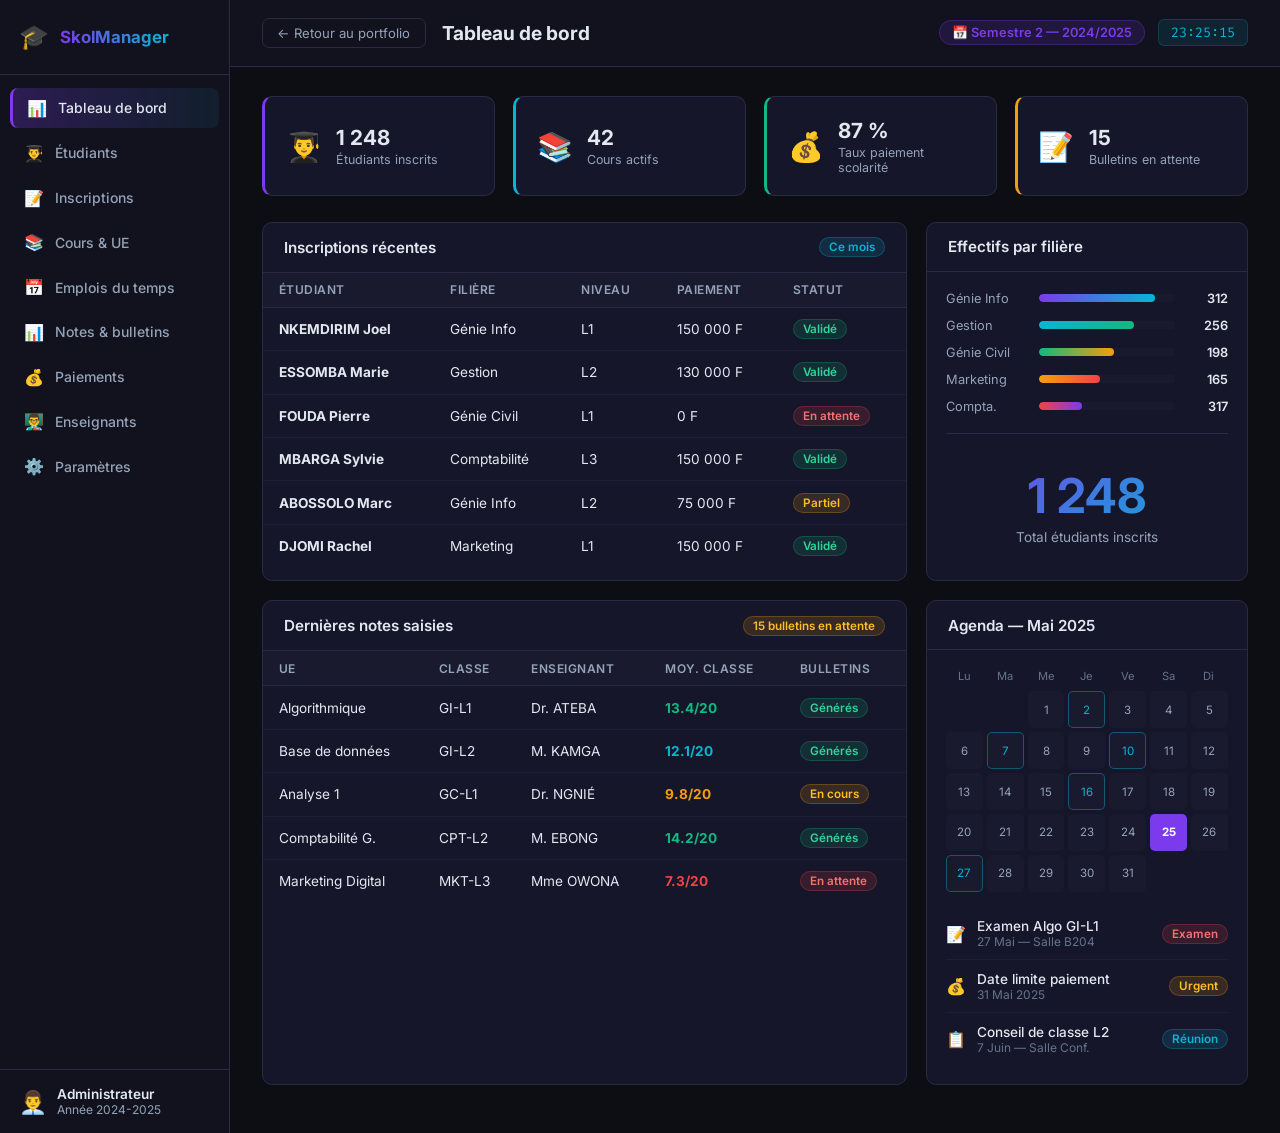
<file: pages/skolmanager.html>
<!DOCTYPE html>
<html lang="fr">
<head>
  <meta charset="UTF-8">
  <meta name="viewport" content="width=device-width, initial-scale=1.0">
  <title>SkolManager ERP — Tableau de bord</title>
  <link href="https://fonts.googleapis.com/css2?family=Inter:wght@400;500;600;700&family=Fira+Code:wght@500&display=swap" rel="stylesheet">
  <style>
    :root {
      --bg:#0d0d14; --bg2:#12121e; --bg3:#1a1a2e; --card:#16162a;
      --border:#2a2a45; --violet:#7c3aed; --cyan:#06b6d4; --green:#10b981;
      --orange:#f59e0b; --red:#ef4444; --text:#e2e8f0; --text2:#94a3b8; --text3:#64748b;
    }
    *,*::before,*::after{box-sizing:border-box;margin:0;padding:0}
    body{font-family:'Inter',sans-serif;background:var(--bg);color:var(--text);display:flex;min-height:100vh}

    /* Sidebar */
    .sidebar{width:230px;background:var(--bg2);border-right:1px solid var(--border);display:flex;flex-direction:column;flex-shrink:0}
    .brand{padding:1.4rem 1.2rem;border-bottom:1px solid var(--border);display:flex;align-items:center;gap:.7rem}
    .brand-icon{font-size:1.5rem}
    .brand-name{font-size:1.05rem;font-weight:700;background:linear-gradient(90deg,var(--violet),var(--cyan));-webkit-background-clip:text;-webkit-text-fill-color:transparent}
    .nav{flex:1;padding:.8rem .6rem;display:flex;flex-direction:column;gap:.25rem}
    .nav-item{display:flex;align-items:center;gap:.7rem;padding:.65rem .9rem;border-radius:8px;color:var(--text2);text-decoration:none;font-size:.875rem;font-weight:500;cursor:pointer;transition:.2s}
    .nav-item:hover{background:var(--bg3);color:var(--text)}
    .nav-item.active{background:linear-gradient(90deg,rgba(124,58,237,.25),rgba(6,182,212,.08));color:var(--text);border-left:3px solid var(--violet)}
    .nav-icon{font-size:1rem;width:20px;text-align:center}
    .sidebar-user{padding:1rem 1.2rem;border-top:1px solid var(--border);display:flex;align-items:center;gap:.6rem;font-size:.85rem;color:var(--text2)}

    /* Main */
    .main{flex:1;display:flex;flex-direction:column;overflow:hidden}
    .topbar{padding:1.1rem 2rem;background:var(--bg2);border-bottom:1px solid var(--border);display:flex;align-items:center;justify-content:space-between}
    .topbar h1{font-size:1.2rem;font-weight:700}
    .topbar-right{display:flex;align-items:center;gap:.8rem}
    .topbar-badge{background:rgba(124,58,237,.15);color:var(--violet);border:1px solid rgba(124,58,237,.3);padding:4px 12px;border-radius:20px;font-size:.8rem;font-weight:600}
    .content{padding:1.8rem 2rem;overflow-y:auto;flex:1}

    /* KPI */
    .kpi-grid{display:grid;grid-template-columns:repeat(4,1fr);gap:1.1rem;margin-bottom:1.6rem}
    .kpi{background:var(--card);border:1px solid var(--border);border-radius:10px;padding:1.3rem;display:flex;align-items:center;gap:.9rem;transition:.2s}
    .kpi:hover{transform:translateY(-3px);box-shadow:0 8px 25px rgba(0,0,0,.4)}
    .kpi-ico{font-size:1.8rem}
    .kpi-val{font-size:1.3rem;font-weight:700}
    .kpi-lbl{font-size:.78rem;color:var(--text2);margin-top:2px}
    .kpi.v{border-left:3px solid var(--violet)}
    .kpi.c{border-left:3px solid var(--cyan)}
    .kpi.g{border-left:3px solid var(--green)}
    .kpi.o{border-left:3px solid var(--orange)}

    /* Grid layout */
    .two-col{display:grid;grid-template-columns:2fr 1fr;gap:1.2rem;margin-bottom:1.2rem}

    /* Card */
    .card{background:var(--card);border:1px solid var(--border);border-radius:10px;overflow:hidden}
    .card-head{padding:.9rem 1.3rem;border-bottom:1px solid var(--border);display:flex;justify-content:space-between;align-items:center}
    .card-head h3{font-size:.95rem;font-weight:600}
    .card-body{padding:1.2rem}

    /* Table */
    table{width:100%;border-collapse:collapse;font-size:.85rem}
    th{background:var(--bg3);padding:.6rem 1rem;text-align:left;font-size:.75rem;font-weight:600;color:var(--text2);text-transform:uppercase;letter-spacing:.04em;border-bottom:1px solid var(--border)}
    td{padding:.7rem 1rem;border-bottom:1px solid rgba(42,42,69,.4);vertical-align:middle}
    tr:last-child td{border-bottom:none}
    tr:hover td{background:rgba(255,255,255,.015)}

    /* Badge */
    .badge{display:inline-block;padding:2px 9px;border-radius:20px;font-size:.73rem;font-weight:600}
    .badge-vert{background:rgba(16,185,129,.15);color:#34d399;border:1px solid rgba(16,185,129,.25)}
    .badge-orange{background:rgba(245,158,11,.15);color:#fbbf24;border:1px solid rgba(245,158,11,.25)}
    .badge-rouge{background:rgba(239,68,68,.15);color:#f87171;border:1px solid rgba(239,68,68,.25)}
    .badge-cyan{background:rgba(6,182,212,.15);color:var(--cyan);border:1px solid rgba(6,182,212,.25)}

    /* Mini chart bars */
    .bar-row{display:flex;align-items:center;gap:.8rem;margin-bottom:.75rem}
    .bar-label{width:80px;font-size:.8rem;color:var(--text2);flex-shrink:0}
    .bar-track{flex:1;height:8px;background:var(--bg3);border-radius:4px;overflow:hidden}
    .bar-fill{height:100%;border-radius:4px;transition:width 1s ease}
    .bar-val{width:40px;text-align:right;font-size:.8rem;font-weight:600;color:var(--text);flex-shrink:0}

    /* Liste */
    .list-item{display:flex;align-items:center;justify-content:space-between;padding:.65rem 0;border-bottom:1px solid rgba(42,42,69,.4)}
    .list-item:last-child{border-bottom:none}
    .list-left{display:flex;align-items:center;gap:.7rem}
    .avatar{width:34px;height:34px;border-radius:50%;background:linear-gradient(135deg,var(--violet),var(--cyan));display:flex;align-items:center;justify-content:center;font-size:.85rem;font-weight:700;color:#fff;flex-shrink:0}

    /* Back button */
    .back-btn{display:inline-flex;align-items:center;gap:.4rem;padding:.4rem .9rem;border-radius:7px;background:transparent;border:1px solid var(--border);color:var(--text2);font-size:.82rem;text-decoration:none;transition:.2s;cursor:pointer}
    .back-btn:hover{border-color:var(--violet);color:var(--violet)}

    /* Stat circle */
    .stat-circle{text-align:center;padding:1rem 0}
    .big-num{font-size:3rem;font-weight:700;background:linear-gradient(135deg,var(--violet),var(--cyan));-webkit-background-clip:text;-webkit-text-fill-color:transparent}
    .big-lbl{font-size:.85rem;color:var(--text2);margin-top:4px}

    /* Calendar mini */
    .cal-grid{display:grid;grid-template-columns:repeat(7,1fr);gap:4px;margin-top:.5rem}
    .cal-day{aspect-ratio:1;border-radius:5px;background:var(--bg3);display:flex;align-items:center;justify-content:center;font-size:.72rem;color:var(--text2)}
    .cal-day.today{background:var(--violet);color:#fff;font-weight:700}
    .cal-day.has-event{border:1px solid rgba(6,182,212,.4);color:var(--cyan)}
    .cal-day.empty{background:transparent}
  </style>
</head>
<body>

<!-- Sidebar -->
<aside class="sidebar">
  <div class="brand">
    <span class="brand-icon">🎓</span>
    <span class="brand-name">SkolManager</span>
  </div>
  <nav class="nav">
    <div class="nav-item active"><span class="nav-icon">📊</span> Tableau de bord</div>
    <div class="nav-item"><span class="nav-icon">👨‍🎓</span> Étudiants</div>
    <div class="nav-item"><span class="nav-icon">📝</span> Inscriptions</div>
    <div class="nav-item"><span class="nav-icon">📚</span> Cours &amp; UE</div>
    <div class="nav-item"><span class="nav-icon">📅</span> Emplois du temps</div>
    <div class="nav-item"><span class="nav-icon">📊</span> Notes &amp; bulletins</div>
    <div class="nav-item"><span class="nav-icon">💰</span> Paiements</div>
    <div class="nav-item"><span class="nav-icon">👨‍🏫</span> Enseignants</div>
    <div class="nav-item"><span class="nav-icon">⚙️</span> Paramètres</div>
  </nav>
  <div class="sidebar-user">
    <span style="font-size:1.4rem">👨‍💼</span>
    <div>
      <div style="font-weight:600;color:var(--text)">Administrateur</div>
      <div style="font-size:.75rem">Année 2024-2025</div>
    </div>
  </div>
</aside>

<!-- Main -->
<main class="main">
  <header class="topbar">
    <div style="display:flex;align-items:center;gap:1rem">
      <a href="../index.html" class="back-btn">← Retour au portfolio</a>
      <h1>Tableau de bord</h1>
    </div>
    <div class="topbar-right">
      <span class="topbar-badge">📅 Semestre 2 — 2024/2025</span>
      <span style="font-family:'Fira Code',monospace;font-size:.85rem;color:var(--cyan);background:rgba(6,182,212,.1);padding:4px 12px;border-radius:6px;border:1px solid rgba(6,182,212,.2)" id="clock"></span>
    </div>
  </header>

  <div class="content">

    <!-- KPI -->
    <div class="kpi-grid">
      <div class="kpi v"><span class="kpi-ico">👨‍🎓</span><div><div class="kpi-val">1 248</div><div class="kpi-lbl">Étudiants inscrits</div></div></div>
      <div class="kpi c"><span class="kpi-ico">📚</span><div><div class="kpi-val">42</div><div class="kpi-lbl">Cours actifs</div></div></div>
      <div class="kpi g"><span class="kpi-ico">💰</span><div><div class="kpi-val">87 %</div><div class="kpi-lbl">Taux paiement scolarité</div></div></div>
      <div class="kpi o"><span class="kpi-ico">📝</span><div><div class="kpi-val">15</div><div class="kpi-lbl">Bulletins en attente</div></div></div>
    </div>

    <!-- Row 1 -->
    <div class="two-col">
      <!-- Inscriptions récentes -->
      <div class="card">
        <div class="card-head">
          <h3>Inscriptions récentes</h3>
          <span class="badge badge-cyan">Ce mois</span>
        </div>
        <table>
          <thead>
            <tr><th>Étudiant</th><th>Filière</th><th>Niveau</th><th>Paiement</th><th>Statut</th></tr>
          </thead>
          <tbody>
            <tr><td><strong>NKEMDIRIM Joel</strong></td><td>Génie Info</td><td>L1</td><td>150 000 F</td><td><span class="badge badge-vert">Validé</span></td></tr>
            <tr><td><strong>ESSOMBA Marie</strong></td><td>Gestion</td><td>L2</td><td>130 000 F</td><td><span class="badge badge-vert">Validé</span></td></tr>
            <tr><td><strong>FOUDA Pierre</strong></td><td>Génie Civil</td><td>L1</td><td>0 F</td><td><span class="badge badge-rouge">En attente</span></td></tr>
            <tr><td><strong>MBARGA Sylvie</strong></td><td>Comptabilité</td><td>L3</td><td>150 000 F</td><td><span class="badge badge-vert">Validé</span></td></tr>
            <tr><td><strong>ABOSSOLO Marc</strong></td><td>Génie Info</td><td>L2</td><td>75 000 F</td><td><span class="badge badge-orange">Partiel</span></td></tr>
            <tr><td><strong>DJOMI Rachel</strong></td><td>Marketing</td><td>L1</td><td>150 000 F</td><td><span class="badge badge-vert">Validé</span></td></tr>
          </tbody>
        </table>
      </div>

      <!-- Taux par filière -->
      <div class="card">
        <div class="card-head"><h3>Effectifs par filière</h3></div>
        <div class="card-body">
          <div class="bar-row"><span class="bar-label">Génie Info</span><div class="bar-track"><div class="bar-fill" style="width:85%;background:linear-gradient(90deg,#7c3aed,#06b6d4)"></div></div><span class="bar-val">312</span></div>
          <div class="bar-row"><span class="bar-label">Gestion</span><div class="bar-track"><div class="bar-fill" style="width:70%;background:linear-gradient(90deg,#06b6d4,#10b981)"></div></div><span class="bar-val">256</span></div>
          <div class="bar-row"><span class="bar-label">Génie Civil</span><div class="bar-track"><div class="bar-fill" style="width:55%;background:linear-gradient(90deg,#10b981,#f59e0b)"></div></div><span class="bar-val">198</span></div>
          <div class="bar-row"><span class="bar-label">Marketing</span><div class="bar-track"><div class="bar-fill" style="width:45%;background:linear-gradient(90deg,#f59e0b,#ef4444)"></div></div><span class="bar-val">165</span></div>
          <div class="bar-row"><span class="bar-label">Compta.</span><div class="bar-track"><div class="bar-fill" style="width:32%;background:linear-gradient(90deg,#ef4444,#7c3aed)"></div></div><span class="bar-val">317</span></div>

          <div style="margin-top:1.2rem;padding-top:1rem;border-top:1px solid var(--border)">
            <div class="stat-circle">
              <div class="big-num">1 248</div>
              <div class="big-lbl">Total étudiants inscrits</div>
            </div>
          </div>
        </div>
      </div>
    </div>

    <!-- Row 2 -->
    <div class="two-col">
      <!-- Notes récentes -->
      <div class="card">
        <div class="card-head"><h3>Dernières notes saisies</h3><span class="badge badge-orange">15 bulletins en attente</span></div>
        <table>
          <thead><tr><th>UE</th><th>Classe</th><th>Enseignant</th><th>Moy. classe</th><th>Bulletins</th></tr></thead>
          <tbody>
            <tr><td>Algorithmique</td><td>GI-L1</td><td>Dr. ATEBA</td><td><strong style="color:var(--green)">13.4/20</strong></td><td><span class="badge badge-vert">Générés</span></td></tr>
            <tr><td>Base de données</td><td>GI-L2</td><td>M. KAMGA</td><td><strong style="color:var(--cyan)">12.1/20</strong></td><td><span class="badge badge-vert">Générés</span></td></tr>
            <tr><td>Analyse 1</td><td>GC-L1</td><td>Dr. NGNIÉ</td><td><strong style="color:var(--orange)">9.8/20</strong></td><td><span class="badge badge-orange">En cours</span></td></tr>
            <tr><td>Comptabilité G.</td><td>CPT-L2</td><td>M. EBONG</td><td><strong style="color:var(--green)">14.2/20</strong></td><td><span class="badge badge-vert">Générés</span></td></tr>
            <tr><td>Marketing Digital</td><td>MKT-L3</td><td>Mme OWONA</td><td><strong style="color:var(--red)">7.3/20</strong></td><td><span class="badge badge-rouge">En attente</span></td></tr>
          </tbody>
        </table>
      </div>

      <!-- Agenda -->
      <div class="card">
        <div class="card-head"><h3>Agenda — Mai 2025</h3></div>
        <div class="card-body">
          <div style="display:grid;grid-template-columns:repeat(7,1fr);gap:3px;margin-bottom:.5rem">
            <div style="font-size:.7rem;color:var(--text3);text-align:center">Lu</div>
            <div style="font-size:.7rem;color:var(--text3);text-align:center">Ma</div>
            <div style="font-size:.7rem;color:var(--text3);text-align:center">Me</div>
            <div style="font-size:.7rem;color:var(--text3);text-align:center">Je</div>
            <div style="font-size:.7rem;color:var(--text3);text-align:center">Ve</div>
            <div style="font-size:.7rem;color:var(--text3);text-align:center">Sa</div>
            <div style="font-size:.7rem;color:var(--text3);text-align:center">Di</div>
          </div>
          <div class="cal-grid">
            <div class="cal-day empty"></div><div class="cal-day empty"></div>
            <div class="cal-day">1</div><div class="cal-day has-event">2</div><div class="cal-day">3</div><div class="cal-day">4</div><div class="cal-day">5</div>
            <div class="cal-day">6</div><div class="cal-day has-event">7</div><div class="cal-day">8</div><div class="cal-day">9</div><div class="cal-day has-event">10</div><div class="cal-day">11</div><div class="cal-day">12</div>
            <div class="cal-day">13</div><div class="cal-day">14</div><div class="cal-day">15</div><div class="cal-day has-event">16</div><div class="cal-day">17</div><div class="cal-day">18</div><div class="cal-day">19</div>
            <div class="cal-day">20</div><div class="cal-day">21</div><div class="cal-day">22</div><div class="cal-day">23</div><div class="cal-day">24</div><div class="cal-day today">25</div><div class="cal-day">26</div>
            <div class="cal-day has-event">27</div><div class="cal-day">28</div><div class="cal-day">29</div><div class="cal-day">30</div><div class="cal-day">31</div>
          </div>
          <div style="margin-top:1rem">
            <div class="list-item"><div class="list-left"><span style="font-size:1rem">📝</span><div><div style="font-size:.85rem;font-weight:500">Examen Algo GI-L1</div><div style="font-size:.75rem;color:var(--text3)">27 Mai — Salle B204</div></div></div><span class="badge badge-rouge">Examen</span></div>
            <div class="list-item"><div class="list-left"><span style="font-size:1rem">💰</span><div><div style="font-size:.85rem;font-weight:500">Date limite paiement</div><div style="font-size:.75rem;color:var(--text3)">31 Mai 2025</div></div></div><span class="badge badge-orange">Urgent</span></div>
            <div class="list-item"><div class="list-left"><span style="font-size:1rem">📋</span><div><div style="font-size:.85rem;font-weight:500">Conseil de classe L2</div><div style="font-size:.75rem;color:var(--text3)">7 Juin — Salle Conf.</div></div></div><span class="badge badge-cyan">Réunion</span></div>
          </div>
        </div>
      </div>
    </div>

  </div>
</main>

<script>
  setInterval(() => {
    document.getElementById('clock').textContent = new Date().toLocaleTimeString('fr-FR');
  }, 1000);
  document.getElementById('clock').textContent = new Date().toLocaleTimeString('fr-FR');
</script>
</body>
</html>
</file>
<file: style.css>
/* ── Loader ──────────────────────────────────────────────────── */
#loader {
  position: fixed;
  inset: 0;
  background: #0d0d14;
  display: flex;
  align-items: center;
  justify-content: center;
  z-index: 9999;
  padding: 1rem;
  transition: opacity .6s ease, visibility .6s ease;
}
#loader.hide {
  opacity: 0;
  visibility: hidden;
}

.loader-content {
  display: flex;
  flex-direction: column;
  align-items: center;
  gap: 1.2rem;
  width: 100%;
  max-width: 420px;
}

/* Nom */
.loader-name {
  font-family: 'Inter', sans-serif;
  font-size: clamp(.85rem, 3.5vw, 1.1rem);
  font-weight: 600;
  color: #94a3b8;
  letter-spacing: .06em;
  text-transform: uppercase;
  text-align: center;
  line-height: 1.4;
}
.loader-name span {
  background: linear-gradient(90deg, #7c3aed, #06b6d4);
  -webkit-background-clip: text;
  -webkit-text-fill-color: transparent;
  font-weight: 800;
  display: block;
}

/* Barre de progression */
.loader-bar-track {
  width: min(280px, 80vw);
  height: 3px;
  background: rgba(255,255,255,.08);
  border-radius: 99px;
  overflow: hidden;
}
.loader-bar-fill {
  height: 100%;
  width: 0%;
  background: linear-gradient(90deg, #7c3aed, #06b6d4);
  border-radius: 99px;
  transition: width .1s linear;
  box-shadow: 0 0 10px rgba(124,58,237,.6);
}

/* Pourcentage */
.loader-percent {
  font-family: 'Fira Code', monospace;
  font-size: clamp(.75rem, 2.5vw, .85rem);
  color: #64748b;
}

/* ── Reset & Variables ──────────────────────────────────────── */
*, *::before, *::after { box-sizing: border-box; margin: 0; padding: 0; }

:root {
  --bg:        #0d0d14;
  --bg2:       #12121e;
  --bg3:       #1a1a2e;
  --card:      #16162a;
  --border:    #2a2a45;
  --accent:    #7c3aed;
  --accent2:   #06b6d4;
  --green:     #10b981;
  --text:      #e2e8f0;
  --text2:     #94a3b8;
  --text3:     #64748b;
  --radius:    12px;
  --radius-lg: 20px;
  --shadow:    0 4px 24px rgba(0,0,0,.4);
  --transition: .3s ease;
}

html { scroll-behavior: smooth; }

body {
  font-family: 'Inter', sans-serif;
  background: var(--bg);
  color: var(--text);
  line-height: 1.7;
  overflow-x: hidden;
}

/* ── Scrollbar ──────────────────────────────────────────────── */
::-webkit-scrollbar { width: 6px; }
::-webkit-scrollbar-track { background: var(--bg); }
::-webkit-scrollbar-thumb { background: var(--accent); border-radius: 3px; }

/* ── Utility ────────────────────────────────────────────────── */
.container { max-width: 1100px; margin: 0 auto; padding: 0 24px; }

.section-title {
  font-size: clamp(1.8rem, 4vw, 2.4rem);
  font-weight: 800;
  margin-bottom: 3rem;
  text-align: center;
  letter-spacing: -.02em;
}
.section-title span { color: var(--accent); }

section { padding: 100px 0; }

/* ── Buttons ────────────────────────────────────────────────── */
.btn {
  display: inline-flex;
  align-items: center;
  gap: 8px;
  padding: 12px 28px;
  border-radius: 8px;
  font-size: .95rem;
  font-weight: 600;
  cursor: pointer;
  text-decoration: none;
  transition: all var(--transition);
  border: 2px solid transparent;
}
.btn-primary {
  background: var(--accent);
  color: #fff;
  border-color: var(--accent);
}
.btn-primary:hover {
  background: transparent;
  color: var(--accent);
  transform: translateY(-2px);
  box-shadow: 0 8px 24px rgba(124,58,237,.35);
}
.btn-outline {
  background: transparent;
  color: var(--text);
  border-color: var(--border);
}
.btn-outline:hover {
  border-color: var(--accent);
  color: var(--accent);
  transform: translateY(-2px);
}
.btn-full { width: 100%; justify-content: center; }

/* ── Navbar ─────────────────────────────────────────────────── */
#navbar {
  position: fixed;
  top: 0; left: 0; right: 0;
  z-index: 1000;
  padding: 16px 0;
  transition: background var(--transition), box-shadow var(--transition);
}
#navbar.scrolled {
  background: rgba(13,13,20,.92);
  backdrop-filter: blur(12px);
  box-shadow: 0 1px 0 var(--border);
  padding: 12px 0;
}
.nav-container {
  max-width: 1100px;
  margin: 0 auto;
  padding: 0 24px;
  display: flex;
  align-items: center;
  justify-content: space-between;
}
.nav-logo {
  display: flex;
  align-items: center;
  gap: 10px;
  text-decoration: none;
  font-family: 'Inter', sans-serif;
  font-size: 1.25rem;
  font-weight: 700;
  letter-spacing: -.02em;
  transition: transform var(--transition);
}
.nav-logo:hover { transform: translateY(-1px); }

.logo-icon {
  width: 34px;
  height: 34px;
  display: inline-flex;
  align-items: center;
  justify-content: center;
  filter: drop-shadow(0 0 8px rgba(124,58,237,.45));
  transition: transform .5s cubic-bezier(.4,0,.2,1);
}
.logo-icon svg { width: 100%; height: 100%; }
.nav-logo:hover .logo-icon { transform: rotate(-8deg) scale(1.08); }

.logo-text {
  display: inline-flex;
  align-items: center;
}
.logo-port {
  background: linear-gradient(135deg, #fff 0%, #cbd5e1 100%);
  -webkit-background-clip: text;
  background-clip: text;
  -webkit-text-fill-color: transparent;
  color: transparent;
}
.logo-folio {
  background: linear-gradient(135deg, var(--accent) 0%, var(--accent2) 100%);
  -webkit-background-clip: text;
  background-clip: text;
  -webkit-text-fill-color: transparent;
  color: transparent;
}
.nav-links {
  display: flex;
  list-style: none;
  gap: 2.5rem;
}
.nav-links a {
  color: var(--text2);
  text-decoration: none;
  font-size: .9rem;
  font-weight: 500;
  transition: color var(--transition);
  position: relative;
}
.nav-links a::after {
  content: '';
  position: absolute;
  bottom: -4px; left: 0;
  width: 0; height: 2px;
  background: var(--accent);
  transition: width var(--transition);
}
.nav-links a:hover, .nav-links a.active { color: var(--text); }
.nav-links a:hover::after, .nav-links a.active::after { width: 100%; }

.nav-toggle {
  display: none;
  flex-direction: column;
  gap: 5px;
  background: none;
  border: none;
  cursor: pointer;
  padding: 4px;
}
.nav-toggle span {
  display: block;
  width: 24px; height: 2px;
  background: var(--text);
  border-radius: 2px;
  transition: all var(--transition);
}

/* ── Hero ───────────────────────────────────────────────────── */
#hero {
  min-height: 100vh;
  display: flex;
  flex-direction: column;
  justify-content: center;
  position: relative;
  padding: 120px 0 80px;
  overflow: hidden;
}
.hero-bg {
  position: absolute;
  inset: 0;
  background: radial-gradient(ellipse 60% 80% at 20% 50%, rgba(124,58,237,.14) 0%, transparent 65%),
              radial-gradient(ellipse 50% 60% at 80% 40%, rgba(6,182,212,.08) 0%, transparent 60%);
  pointer-events: none;
}
.hero-dots {
  position: absolute;
  inset: 0;
  background-image: radial-gradient(circle, rgba(255,255,255,.035) 1px, transparent 1px);
  background-size: 32px 32px;
}

/* Layout 2 colonnes */
.hero-inner {
  max-width: 1100px;
  width: 100%;
  margin: 0 auto;
  padding: 0 24px;
  display: grid;
  grid-template-columns: 1fr 1fr;
  gap: 4rem;
  align-items: center;
  position: relative;
  z-index: 1;
}

/* ── Colonne texte ── */
.hero-content { max-width: 560px; }

.hero-greeting {
  font-family: 'Fira Code', monospace;
  color: var(--accent2);
  font-size: .95rem;
  margin-bottom: .75rem;
  letter-spacing: .05em;
}
.hero-name {
  font-size: clamp(2.4rem, 5vw, 4rem);
  font-weight: 800;
  line-height: 1.1;
  letter-spacing: -.03em;
  margin-bottom: 1rem;
}
.hero-name span { color: var(--accent); }
.hero-title {
  font-size: clamp(1rem, 2.5vw, 1.25rem);
  color: var(--text2);
  font-family: 'Fira Code', monospace;
  margin-bottom: 1.5rem;
  min-height: 2em;
}
.cursor {
  display: inline-block;
  color: var(--accent);
  animation: blink 1s step-end infinite;
}
@keyframes blink { 50% { opacity: 0; } }
.hero-desc {
  color: var(--text2);
  font-size: 1rem;
  max-width: 480px;
  margin-bottom: 2.5rem;
  line-height: 1.75;
}
.hero-cta { display: flex; gap: 1rem; flex-wrap: wrap; }

/* ── Colonne visuelle ── */
.hero-visual {
  position: relative;
  display: flex;
  align-items: center;
  justify-content: center;
  height: 520px;
}

/* Halos lumineux derrière la photo */
.hero-glow {
  position: absolute;
  border-radius: 50%;
  filter: blur(60px);
  pointer-events: none;
}
.hero-glow-1 {
  width: 340px; height: 340px;
  background: rgba(124,58,237,.35);
  top: 50%; left: 50%;
  transform: translate(-50%, -50%);
  animation: pulse-glow 4s ease-in-out infinite;
}
.hero-glow-2 {
  width: 220px; height: 220px;
  background: rgba(6,182,212,.25);
  top: 20%; right: 5%;
  animation: pulse-glow 4s ease-in-out infinite reverse;
}
@keyframes pulse-glow {
  0%, 100% { opacity: .7; transform: translate(-50%,-50%) scale(1); }
  50%       { opacity: 1;  transform: translate(-50%,-50%) scale(1.1); }
}

/* Cadre photo principal */
.hero-img-frame {
  position: relative;
  width: 380px;
  height: 420px;
  border-radius: 28px;
  overflow: hidden;
  border: 1.5px solid rgba(124,58,237,.5);
  box-shadow:
    0 0 0 6px rgba(124,58,237,.1),
    0 0 60px rgba(124,58,237,.3),
    0 30px 80px rgba(0,0,0,.6);
  z-index: 2;
  animation: float-img 6s ease-in-out infinite;
}
@keyframes float-img {
  0%, 100% { transform: translateY(0px); }
  50%       { transform: translateY(-12px); }
}
.hero-img {
  width: 100%;
  height: 100%;
  object-fit: cover;
  object-position: center 15%;
  display: block;
  transition: transform .6s ease;
}
.hero-img-frame:hover .hero-img { transform: scale(1.04); }

/* Overlay dégradé sur la photo */
.hero-img-overlay {
  position: absolute;
  inset: 0;
  background:
    linear-gradient(to bottom, transparent 40%, rgba(13,13,20,.75) 100%),
    linear-gradient(to right,  rgba(124,58,237,.12) 0%, transparent 60%);
  pointer-events: none;
}

/* Badges flottants */
.hero-badge {
  position: absolute;
  display: flex;
  align-items: center;
  gap: .5rem;
  background: rgba(13,13,20,.85);
  backdrop-filter: blur(12px);
  border: 1px solid rgba(124,58,237,.4);
  border-radius: 40px;
  padding: 8px 16px;
  font-size: .8rem;
  font-weight: 600;
  color: var(--text);
  white-space: nowrap;
  box-shadow: 0 8px 24px rgba(0,0,0,.4);
  z-index: 3;
}
.hb-icon { font-size: 1rem; }
.hero-badge-1 {
  top: 14%;
  left: -22%;
  animation: badge-float 5s ease-in-out infinite;
}
.hero-badge-2 {
  bottom: 14%;
  right: -18%;
  animation: badge-float 5s ease-in-out infinite reverse;
  border-color: rgba(6,182,212,.4);
}
@keyframes badge-float {
  0%, 100% { transform: translateY(0); }
  50%       { transform: translateY(-6px); }
}

/* Cercles décoratifs tournants */
.hero-ring {
  position: absolute;
  border-radius: 50%;
  border: 1px dashed;
  pointer-events: none;
  z-index: 1;
}
.hero-ring-1 {
  width: 460px; height: 460px;
  border-color: rgba(124,58,237,.18);
  animation: spin-ring 20s linear infinite;
}
.hero-ring-2 {
  width: 520px; height: 520px;
  border-color: rgba(6,182,212,.1);
  animation: spin-ring 30s linear infinite reverse;
}
@keyframes spin-ring { to { transform: rotate(360deg); } }

/* Scroll indicator */
.hero-scroll {
  position: absolute;
  bottom: 2.5rem;
  left: 50%;
  transform: translateX(-50%);
  display: flex;
  flex-direction: column;
  align-items: center;
  gap: 8px;
  color: var(--text3);
  font-size: .75rem;
  letter-spacing: .1em;
  text-transform: uppercase;
  animation: float-scroll 2.5s ease-in-out infinite;
  z-index: 2;
}
.scroll-line {
  width: 1px;
  height: 48px;
  background: linear-gradient(to bottom, var(--accent), transparent);
}
@keyframes float-scroll {
  0%, 100% { transform: translateX(-50%) translateY(0); }
  50%       { transform: translateX(-50%) translateY(8px); }
}

/* ── About ──────────────────────────────────────────────────── */
#about { background: var(--bg2); }
.about-grid {
  display: grid;
  grid-template-columns: auto 1fr;
  grid-template-rows: auto auto;
  gap: 3rem 4rem;
  align-items: start;
}

/* Photo de profil */
.about-avatar {
  display: flex;
  flex-direction: column;
  align-items: center;
  gap: 1rem;
}
.avatar-img-wrapper {
  width: 170px; height: 170px;
  border-radius: 50%;
  overflow: hidden;
  border: 3px solid var(--accent);
  box-shadow: 0 0 0 6px rgba(124,58,237,.18), 0 0 40px rgba(124,58,237,.35);
  flex-shrink: 0;
}
.avatar-img {
  width: 100%; height: 100%;
  object-fit: cover;
  object-position: center top;
  display: block;
  transition: transform .4s ease;
}
.avatar-img-wrapper:hover .avatar-img { transform: scale(1.06); }

.avatar-badge {
  background: rgba(16,185,129,.15);
  color: var(--green);
  border: 1px solid rgba(16,185,129,.3);
  padding: 4px 14px;
  border-radius: 20px;
  font-size: .8rem;
  font-weight: 600;
}
.avatar-badge::before { content: '● '; font-size: .6rem; }

/* Photo about (bannière) — s'étend sur les 2 colonnes */
.about-banner {
  grid-column: 1 / -1;
  position: relative;
  border-radius: var(--radius-lg);
  overflow: hidden;
  height: 280px;
  border: 1px solid var(--border);
  box-shadow: var(--shadow);
}
.about-banner-img {
  width: 100%;
  height: 100%;
  object-fit: cover;
  object-position: center 20%;
  display: block;
  transition: transform .6s ease;
}
.about-banner:hover .about-banner-img { transform: scale(1.04); }
.about-banner-overlay {
  position: absolute;
  inset: 0;
  background: linear-gradient(to top, rgba(13,13,20,.85) 0%, transparent 60%);
  display: flex;
  align-items: flex-end;
  padding: 1.5rem 2rem;
}
.about-banner-overlay span {
  font-family: 'Fira Code', monospace;
  font-size: .95rem;
  color: var(--accent2);
  font-weight: 500;
  letter-spacing: .08em;
}

.about-text p {
  color: var(--text2);
  margin-bottom: 1rem;
  font-size: 1.02rem;
}
.about-text strong { color: var(--text); }

.about-info {
  margin-top: 1.75rem;
  display: flex;
  flex-direction: column;
  gap: .75rem;
}
.info-item { display: flex; gap: 1rem; align-items: baseline; }
.info-label {
  font-family: 'Fira Code', monospace;
  font-size: .8rem;
  color: var(--accent);
  min-width: 90px;
}
.info-value { color: var(--text2); font-size: .95rem; }

/* ── Education / Timeline ───────────────────────────────────── */
#education {
  position: relative;
  background:
    linear-gradient(to bottom,
      rgba(13,13,20,.93) 0%,
      rgba(13,13,20,.88) 50%,
      rgba(13,13,20,.95) 100%),
    url('images/education-bg.jpg') center/cover no-repeat fixed;
  overflow: hidden;
}
#education::before {
  content: '';
  position: absolute;
  inset: 0;
  background:
    radial-gradient(ellipse 55% 50% at 80% 30%, rgba(124,58,237,.22) 0%, transparent 60%),
    radial-gradient(ellipse 50% 40% at 20% 70%, rgba(6,182,212,.16) 0%, transparent 60%);
  pointer-events: none;
  z-index: 0;
}
#education .container { position: relative; z-index: 1; }

.timeline {
  position: relative;
  max-width: 750px;
  margin: 0 auto;
  display: flex;
  flex-direction: column;
  gap: 0;
}
.timeline::before {
  content: '';
  position: absolute;
  left: 110px;
  top: 0; bottom: 0;
  width: 2px;
  background: linear-gradient(to bottom, var(--accent), var(--accent2), transparent);
}

.timeline-item {
  display: grid;
  grid-template-columns: 90px 24px 1fr;
  gap: 0 1.5rem;
  align-items: flex-start;
  padding-bottom: 2.5rem;
  position: relative;
}
.timeline-item:last-child { padding-bottom: 0; }

.timeline-date {
  text-align: right;
  font-family: 'Fira Code', monospace;
  font-size: 1rem;
  font-weight: 700;
  color: var(--accent);
  padding-top: .9rem;
  line-height: 1;
}

.timeline-dot {
  width: 18px;
  height: 18px;
  background: var(--accent);
  border: 3px solid var(--bg);
  border-radius: 50%;
  box-shadow: 0 0 12px rgba(124,58,237,.6);
  margin-top: .85rem;
  position: relative;
  z-index: 1;
  justify-self: center;
  flex-shrink: 0;
}

.timeline-card {
  background: rgba(22, 22, 42, 0.78);
  backdrop-filter: blur(14px);
  -webkit-backdrop-filter: blur(14px);
  border: 1px solid var(--border);
  border-radius: var(--radius-lg);
  padding: 1.5rem;
  transition: border-color var(--transition), transform var(--transition), box-shadow var(--transition);
}
.timeline-card:hover {
  border-color: var(--accent);
  transform: translateX(6px);
  box-shadow: var(--shadow);
}

.timeline-badge {
  display: inline-flex;
  align-items: center;
  gap: .4rem;
  background: rgba(124,58,237,.12);
  color: var(--accent);
  border: 1px solid rgba(124,58,237,.25);
  padding: 3px 12px;
  border-radius: 20px;
  font-size: .78rem;
  font-weight: 600;
  margin-bottom: .75rem;
}

.timeline-card h3 {
  font-size: 1.05rem;
  font-weight: 700;
  margin-bottom: .5rem;
  color: var(--text);
}

.timeline-school {
  display: flex;
  align-items: center;
  gap: .4rem;
  font-size: .88rem;
  color: var(--accent2);
  font-weight: 600;
  margin-bottom: .6rem;
}
.tl-icon { font-size: .95rem; }

.timeline-desc {
  font-size: .88rem;
  color: var(--text2);
  line-height: 1.6;
}

/* ── Skills ─────────────────────────────────────────────────── */
.skills-grid {
  display: grid;
  grid-template-columns: repeat(2, 1fr);
  gap: 2rem;
}
.skill-category {
  background: var(--card);
  border: 1px solid var(--border);
  border-radius: var(--radius-lg);
  padding: 2rem;
  transition: border-color var(--transition), transform var(--transition);
}
.skill-category:hover {
  border-color: var(--accent);
  transform: translateY(-4px);
}
.skill-category h3 {
  font-size: 1rem;
  font-weight: 700;
  margin-bottom: 1.5rem;
  color: var(--text);
  display: flex;
  align-items: center;
  gap: .5rem;
}
.cat-icon { font-size: 1.2rem; }

.skill-list { display: flex; flex-direction: column; gap: 1rem; }
.skill-header {
  display: flex;
  justify-content: space-between;
  font-size: .88rem;
  margin-bottom: 6px;
}
.skill-header span:first-child { color: var(--text2); font-weight: 500; }
.skill-header span:last-child  { color: var(--accent); font-family: 'Fira Code', monospace; }
.skill-bar {
  height: 6px;
  background: var(--bg3);
  border-radius: 3px;
  overflow: hidden;
}
.skill-fill {
  height: 100%;
  width: 0;
  background: linear-gradient(90deg, var(--accent), var(--accent2));
  border-radius: 3px;
  transition: width 1.2s cubic-bezier(.4,0,.2,1);
}

.tags-list { display: flex; flex-wrap: wrap; gap: .5rem; }
.tag {
  background: rgba(124,58,237,.12);
  color: var(--accent);
  border: 1px solid rgba(124,58,237,.25);
  padding: 5px 14px;
  border-radius: 20px;
  font-size: .82rem;
  font-weight: 500;
}

/* ── Projects ───────────────────────────────────────────────── */
#projects {
  position: relative;
  background:
    linear-gradient(to bottom,
      rgba(13,13,20,.92) 0%,
      rgba(13,13,20,.85) 50%,
      rgba(13,13,20,.95) 100%),
    url('images/projects-bg.jpg') center/cover no-repeat fixed;
  overflow: hidden;
}
#projects::before {
  content: '';
  position: absolute;
  inset: 0;
  background:
    radial-gradient(ellipse 60% 50% at 20% 30%, rgba(124,58,237,.22) 0%, transparent 60%),
    radial-gradient(ellipse 50% 40% at 80% 70%, rgba(6,182,212,.18) 0%, transparent 60%);
  pointer-events: none;
  z-index: 0;
}
#projects .container { position: relative; z-index: 1; }
.projects-grid {
  display: grid;
  grid-template-columns: repeat(3, 1fr);
  gap: 1.75rem;
}
.project-card {
  background: rgba(22, 22, 42, 0.78);
  backdrop-filter: blur(14px);
  -webkit-backdrop-filter: blur(14px);
  border: 1px solid var(--border);
  border-radius: var(--radius-lg);
  overflow: hidden;
  transition: transform var(--transition), border-color var(--transition), box-shadow var(--transition);
  display: flex;
  flex-direction: column;
}
.project-card:hover {
  transform: translateY(-6px);
  border-color: var(--accent);
  box-shadow: 0 12px 40px rgba(0,0,0,.4);
}
.project-header {
  position: relative;
  height: 180px;
  overflow: hidden;
  border-bottom: 1px solid var(--border);
}
.project-img {
  width: 100%;
  height: 100%;
  object-fit: cover;
  display: block;
  transition: transform .5s ease;
}
.project-card:hover .project-img {
  transform: scale(1.07);
}
.project-header::after {
  content: '';
  position: absolute;
  inset: 0;
  background: linear-gradient(
    to bottom,
    color-mix(in srgb, var(--accent) 35%, transparent) 0%,
    rgba(0,0,0,.55) 100%
  );
  pointer-events: none;
}
.project-num {
  position: absolute;
  top: .9rem;
  right: 1rem;
  font-family: 'Fira Code', monospace;
  font-size: .85rem;
  color: #fff;
  font-weight: 700;
  background: rgba(0,0,0,.45);
  padding: 2px 8px;
  border-radius: 4px;
  z-index: 1;
}
.project-body { padding: 1.5rem; flex: 1; display: flex; flex-direction: column; gap: 1rem; }
.project-body h3 { font-size: 1.1rem; font-weight: 700; }
.project-body p { color: var(--text2); font-size: .9rem; line-height: 1.65; flex: 1; }

.project-tech { display: flex; flex-wrap: wrap; gap: .4rem; }
.project-tech span {
  background: rgba(6,182,212,.1);
  color: var(--accent2);
  border: 1px solid rgba(6,182,212,.2);
  padding: 3px 10px;
  border-radius: 4px;
  font-size: .77rem;
  font-family: 'Fira Code', monospace;
}
.project-features { display: flex; flex-direction: column; gap: .35rem; }
.feature { font-size: .85rem; color: var(--text2); }
.feature::before { content: ''; }

/* ── Contact ────────────────────────────────────────────────── */
.contact-wrapper {
  display: grid;
  grid-template-columns: 1fr 1.4fr;
  gap: 4rem;
  align-items: start;
}
.contact-intro {
  color: var(--text2);
  font-size: 1rem;
  line-height: 1.75;
  margin-bottom: 2rem;
}
.contact-links { display: flex; flex-direction: column; gap: 1rem; }
.contact-link {
  display: flex;
  align-items: center;
  gap: 1rem;
  padding: 1rem 1.25rem;
  background: var(--card);
  border: 1px solid var(--border);
  border-radius: var(--radius);
  text-decoration: none;
  color: inherit;
  transition: border-color var(--transition), transform var(--transition);
}
.contact-link:hover { border-color: var(--accent); transform: translateX(4px); }
.contact-link-icon {
  font-size: 1.4rem;
  width: 40px;
  text-align: center;
}
.contact-link-label {
  display: block;
  font-size: .75rem;
  color: var(--accent);
  font-family: 'Fira Code', monospace;
  margin-bottom: 2px;
}
.contact-link-value { font-size: .9rem; color: var(--text2); }

.contact-form { display: flex; flex-direction: column; gap: 1.25rem; }
.form-group { display: flex; flex-direction: column; gap: .4rem; }
.form-group label { font-size: .85rem; color: var(--text2); font-weight: 500; }
.form-group input,
.form-group textarea {
  background: var(--card);
  border: 1px solid var(--border);
  border-radius: 8px;
  padding: 12px 16px;
  color: var(--text);
  font-family: 'Inter', sans-serif;
  font-size: .95rem;
  transition: border-color var(--transition);
  resize: vertical;
  outline: none;
}
.form-group input:focus,
.form-group textarea:focus {
  border-color: var(--accent);
  box-shadow: 0 0 0 3px rgba(124,58,237,.15);
}
.form-group input::placeholder,
.form-group textarea::placeholder { color: var(--text3); }

/* ── Footer ─────────────────────────────────────────────────── */
footer {
  background: var(--bg2);
  border-top: 1px solid var(--border);
  padding: 2rem 0;
  text-align: center;
}
footer p { color: var(--text3); font-size: .88rem; }
footer strong { color: var(--text2); }
.footer-sub { margin-top: .25rem; font-size: .8rem; color: var(--text3); }

/* ── Animations d'apparition ────────────────────────────────── */
.reveal {
  opacity: 0;
  transform: translateY(30px);
  transition: opacity .7s ease, transform .7s ease;
}
.reveal.visible {
  opacity: 1;
  transform: translateY(0);
}

/* ════════════════════════════════════════════════════════════
   RESPONSIVE
   ════════════════════════════════════════════════════════════ */

/* ── WhatsApp flottant ───────────────────────────────────────── */
.whatsapp-float {
  position: fixed;
  bottom: 2rem;
  right: 2rem;
  width: 58px;
  height: 58px;
  background: #25d366;
  border-radius: 50%;
  display: flex;
  align-items: center;
  justify-content: center;
  box-shadow: 0 4px 20px rgba(37,211,102,.45);
  z-index: 1000;
  text-decoration: none;
  transition: transform .3s ease, box-shadow .3s ease;
  animation: wa-bounce 2.5s ease-in-out infinite;
}
.whatsapp-float:hover {
  transform: scale(1.12);
  box-shadow: 0 6px 28px rgba(37,211,102,.65);
  animation: none;
}
@keyframes wa-bounce {
  0%, 100% { transform: translateY(0);   }
  50%       { transform: translateY(-6px); }
}
.wa-icon {
  width: 30px;
  height: 30px;
  color: #fff;
}
.wa-tooltip {
  position: absolute;
  right: 68px;
  background: rgba(13,13,20,.92);
  color: #fff;
  font-family: 'Inter', sans-serif;
  font-size: .8rem;
  font-weight: 500;
  padding: .4rem .85rem;
  border-radius: 8px;
  white-space: nowrap;
  border: 1px solid rgba(37,211,102,.3);
  pointer-events: none;
  opacity: 0;
  transform: translateX(6px);
  transition: opacity .25s, transform .25s;
}
.whatsapp-float:hover .wa-tooltip {
  opacity: 1;
  transform: translateX(0);
}

/* ── PC / Tablette large (≤ 1200px) ────────────────────────── */
@media (max-width: 1200px) {
  .hero-inner     { padding: 0 40px; gap: 3rem; }
  .hero-img-frame { width: 340px; height: 380px; }
  .hero-ring-1    { width: 400px; height: 400px; }
  .hero-ring-2    { width: 460px; height: 460px; }
}

/* ── Tablette large (≤ 1024px) ─────────────────────────────── */
@media (max-width: 1024px) {
  .hero-inner     { padding: 0 32px; gap: 2rem; }
  .hero-img-frame { width: 290px; height: 330px; }
  .hero-ring-1    { width: 350px; height: 350px; }
  .hero-ring-2    { width: 400px; height: 400px; }
  .skills-grid    { grid-template-columns: repeat(2, 1fr); }
  .projects-grid  { grid-template-columns: repeat(2, 1fr); }
}

/* ── Tablette (≤ 900px) ─────────────────────────────────────── */
@media (max-width: 900px) {
  section { padding: 80px 0; }

  /* Hero — 1 colonne */
  .hero-inner     { grid-template-columns: 1fr; text-align: center; padding: 0 24px; }
  .hero-visual    { height: 320px; margin-top: 2rem; order: -1; }
  .hero-img-frame { width: 230px; height: 260px; }
  .hero-glow-1    { width: 250px; height: 250px; }
  .hero-glow-2    { width: 170px; height: 170px; }
  .hero-ring-1    { width: 280px; height: 280px; }
  .hero-ring-2    { width: 330px; height: 330px; }
  .hero-badge-1   { left: 2%; top: 4%; padding: 6px 12px; }
  .hero-badge-2   { right: 2%; bottom: 4%; padding: 6px 12px; }
  .hero-desc      { margin: 0 auto 2rem; max-width: 500px; }
  .hero-cta       { justify-content: center; }

  /* About */
  .about-grid     { grid-template-columns: 1fr; justify-items: center; text-align: center; gap: 2rem; }
  .about-text p   { text-align: left; }
  .info-item      { justify-content: center; }
  .about-info     { align-items: center; }

  /* Timeline */
  .timeline::before { left: 80px; }
  .timeline-item    { grid-template-columns: 60px 20px 1fr; gap: 0 1rem; }

  /* Skills & Projects */
  .skills-grid    { grid-template-columns: 1fr; gap: 1.25rem; }
  .projects-grid  { grid-template-columns: 1fr; max-width: 500px; margin: 0 auto; }

  /* Contact */
  .contact-wrapper { grid-template-columns: 1fr; gap: 2rem; }
}

/* ── Mobile (≤ 640px) ───────────────────────────────────────── */
@media (max-width: 640px) {
  section { padding: 60px 0; }
  .container { padding: 0 16px; }

  /* Navbar burger */
  .nav-links { display: none; }
  .nav-toggle { display: flex; }
  .nav-links.open {
    display: flex;
    flex-direction: column;
    position: fixed;
    top: 0; left: 0; right: 0; bottom: 0;
    background: rgba(13,13,20,.97);
    backdrop-filter: blur(16px);
    align-items: center;
    justify-content: center;
    gap: 2rem;
    z-index: 999;
  }

  /* Hero */
  .hero-visual    { height: 260px; }
  .hero-img-frame { width: 190px; height: 220px; border-radius: 20px; }
  .hero-ring-1    { width: 230px; height: 230px; }
  .hero-ring-2    { width: 275px; height: 275px; }
  .hero-badge-1,
  .hero-badge-2   { display: none; }
  .hero-glow-1    { width: 190px; height: 190px; }
  .hero-cta       { flex-direction: column; align-items: center; gap: .75rem; }
  .hero-cta .btn  { width: 100%; max-width: 280px; justify-content: center; }
  .hero-scroll    { display: none; }

  /* Timeline simplifiée */
  .timeline::before { display: none; }
  .timeline-item    {
    grid-template-columns: 1fr;
    padding-bottom: 1.5rem;
  }
  .timeline-dot   { display: none; }
  .timeline-date  {
    text-align: left;
    padding: 0 0 .5rem .75rem;
    border-left: 3px solid var(--accent);
  }
  .timeline-card  { padding: 1.25rem; }

  /* Contact */
  .contact-link   { padding: .75rem 1rem; }
  .form-group input,
  .form-group textarea { padding: 10px 14px; }
}

/* ── Petit mobile (≤ 400px) ─────────────────────────────────── */
@media (max-width: 400px) {
  .hero-img-frame { width: 160px; height: 185px; }
  .hero-visual    { height: 230px; }
  .logo-icon      { width: 28px; height: 28px; }
}
</file>
